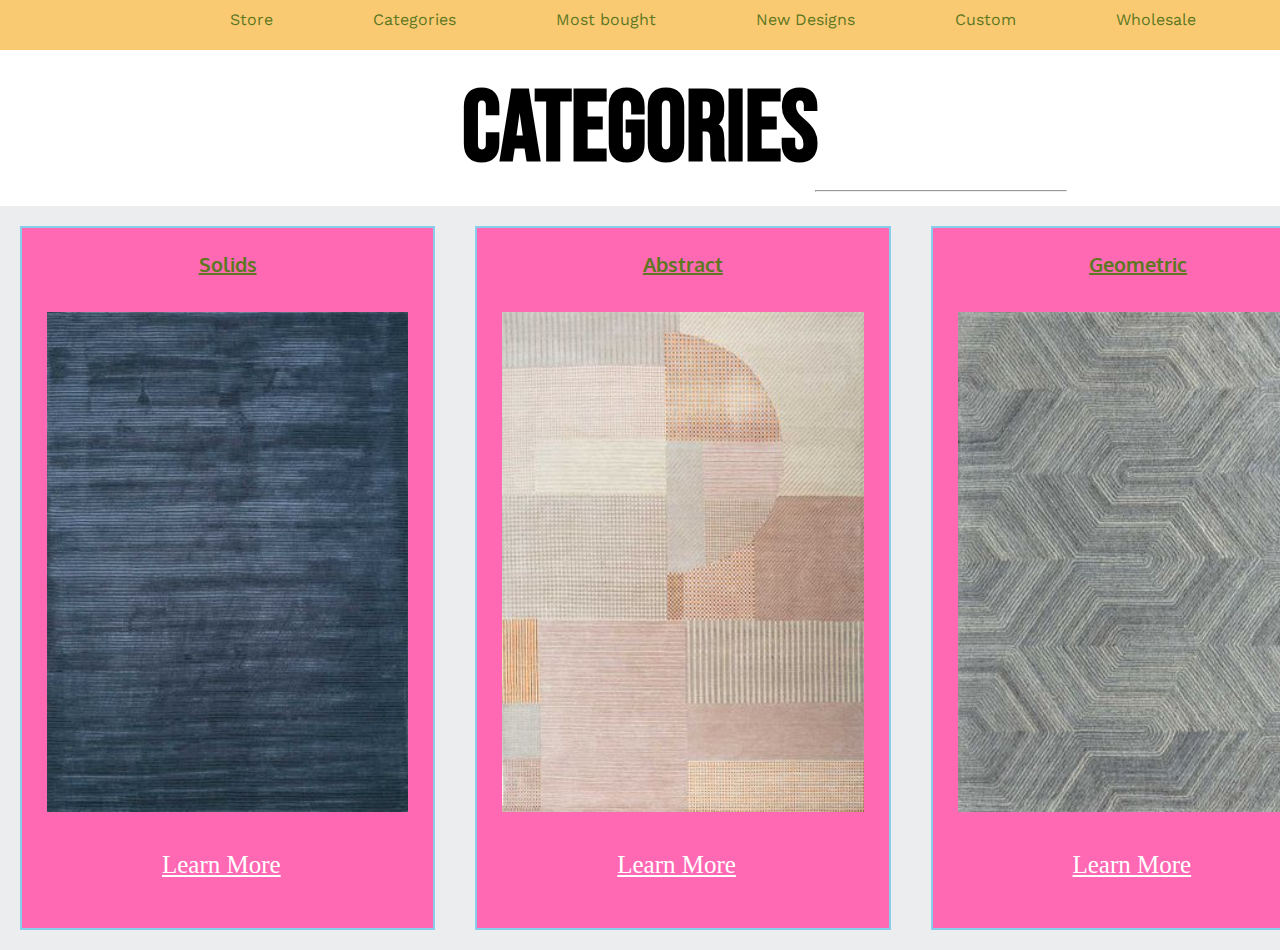
<file: Portfolio Page/Dari/index.html>
<!DOCTYPE html>
<html>
<head>
	<title>Dari Site</title>
	<link rel="stylesheet" type="text/css" href="style.css">
	<link rel="stylesheet" href="https://cdnjs.cloudflare.com/ajax/libs/font-awesome/6.1.2/css/all.min.css" integrity="sha512-1sCRPdkRXhBV2PBLUdRb4tMg1w2YPf37qatUFeS7zlBy7jJI8Lf4VHwWfZZfpXtYSLy85pkm9GaYVYMfw5BC1A==" crossorigin="anonymous" referrerpolicy="no-referrer" />

	<link rel="stylesheet" href="https://fonts.googleapis.com/css2?family=Material+Symbols+Outlined:opsz,wght,FILL,GRAD@48,400,0,0" />

	<link rel="stylesheet" href="https://fonts.googleapis.com/css2?family=Material+Symbols+Outlined:opsz,wght,FILL,GRAD@48,400,0,0" />

	<link href="https://fonts.googleapis.com/css2?family=Work+Sans:wght@200&display=swap" rel="stylesheet">

	<link rel="stylesheet" href="https://fonts.googleapis.com/css2?family=Material+Symbols+Outlined:opsz,wght,FILL,GRAD@48,400,0,0" />

	<link href="https://fonts.googleapis.com/css2?family=Bebas+Neue&family=Work+Sans:wght@200&display=swap" rel="stylesheet">

	<link href="https://fonts.googleapis.com/css2?family=Oxygen&display=swap" rel="stylesheet">

</head>
<body>

	<div class="header">
		<div class="header_items store"><a href="#">Store</a></div>
		<div class="header_items"><a href="#">Categories</a></div>
		<div class="header_items"><a href="#">Most bought</a></div>
		<div class="header_items"><a href="#">New Designs</a></div>
		<div class="header_items"><a href="#">Custom</a></div>
		<div class="header_items"><a href="#">Wholesale</a></div>
		<div class="header_items"><a href="#">Work with us</a></div>
		<div class="header_items">
			<a href="#"><span class="material-symbols-outlined">
				search
			</span></a>
		</div>
		<div class="header_items">
			<a href="#"><span class="material-symbols-outlined">
				shopping_cart
			</span></a>
		</div>
		<div class="login_logo">
			<a href="#"><span class="material-symbols-outlined">
				account_circle
			</span></a>
		</div>
	</div>

	<h2>Categories</h2>
		<hr>

	<div class="body">
		<a href="https://www.jaipurrugs.com/solid-rugs" class="hover">
			<div class="content top_left">
				<h3>Solids</h3>
				<img src="solids.jpg"><!-- <br/> -->
				<a href="#" class="learn">Learn More</a>
			</div>
		</a>
		<a href="#" class="hover">
			<div class="content top_right">
				<h3>Abstract</h3>
				<img src="abstract.jpg"><!-- <br/> -->
				<a href="#" class="learn">Learn More</a>
			</div>
		</a>
		<a href="#" class="hover">
			<div class="content bottom_left">
				<h3>Geometric</h3>
				<img src="geometric.jpg"><!-- <br/> -->
				<a href="#" class="learn">Learn More</a>
			</div>
		</a>
		<a href="#" class="hover">
			<div class="content bottom_right">
				<h3>Floral</h3>
				<img src="floral.jpg"><!-- <br/> -->
				<a href="#" class="learn">Learn More</a>
			</div>
		</a>
	</div>


</body>
</html>
</file>
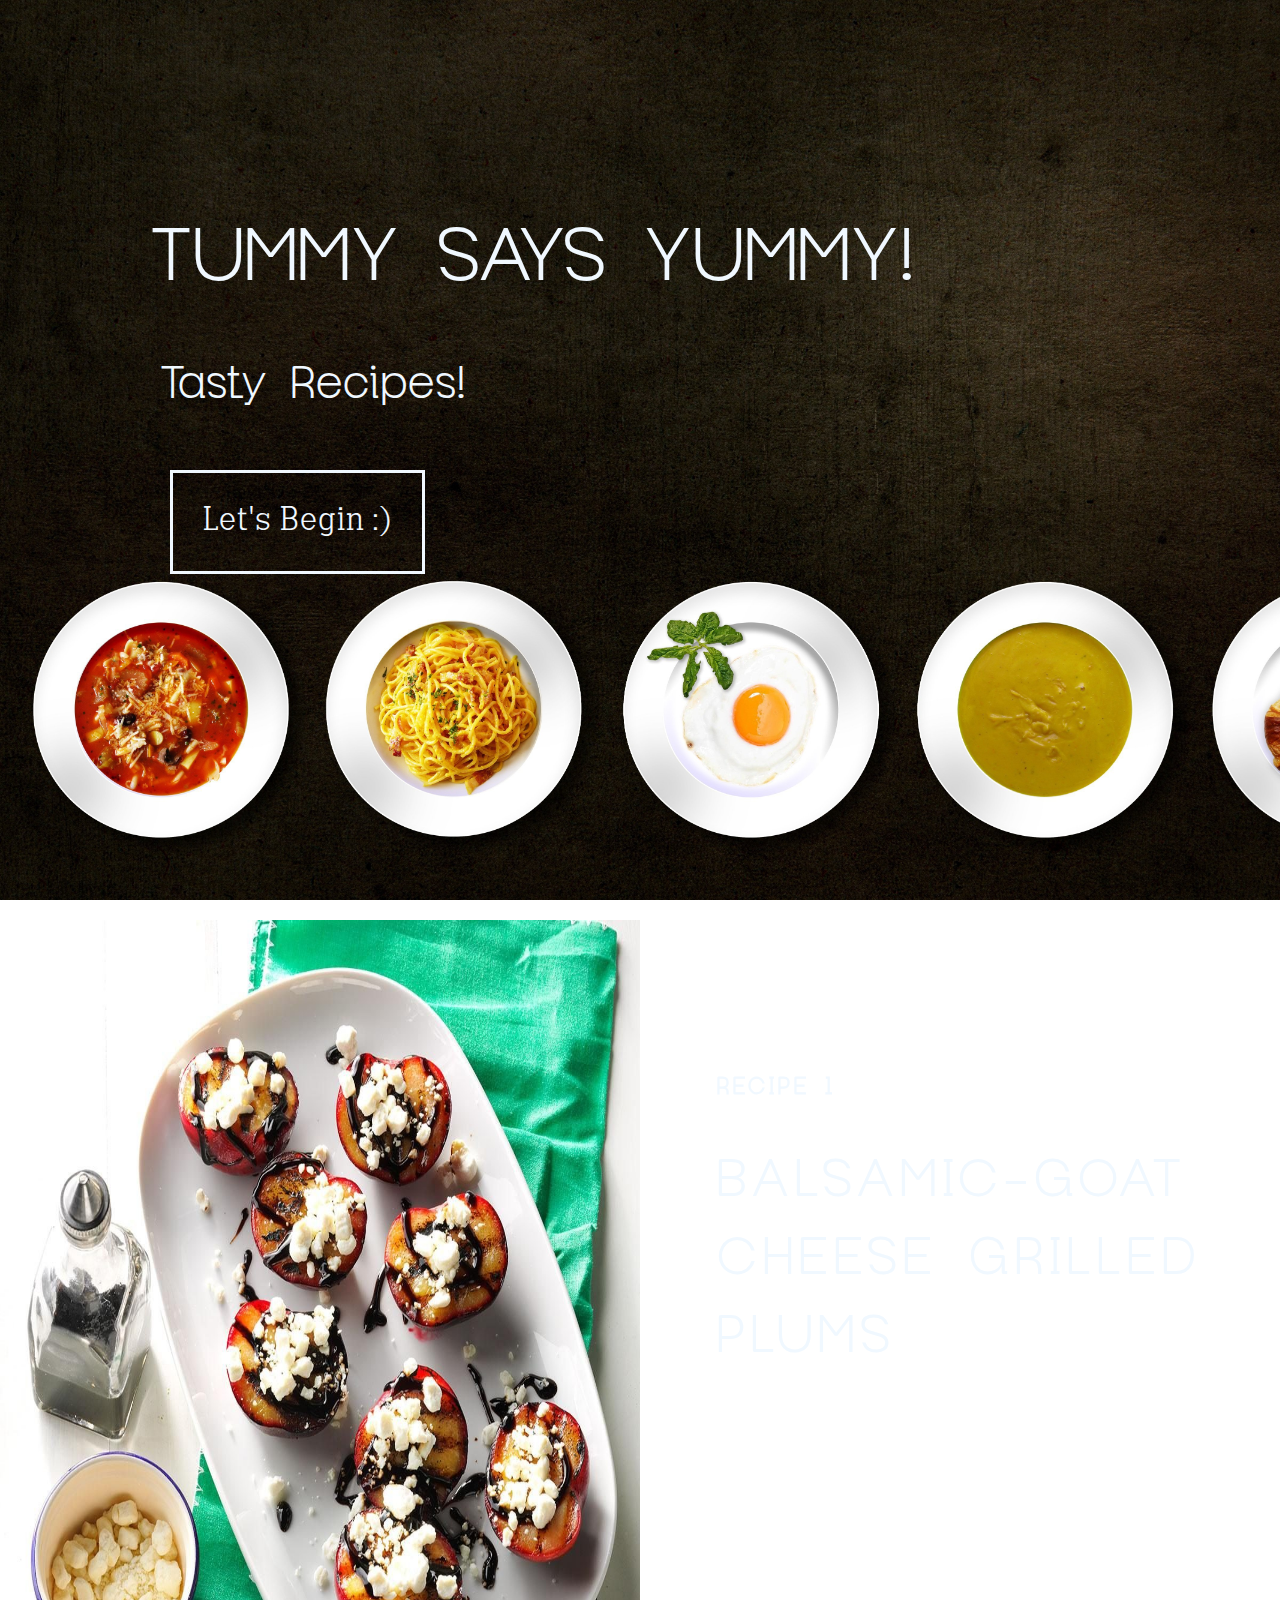
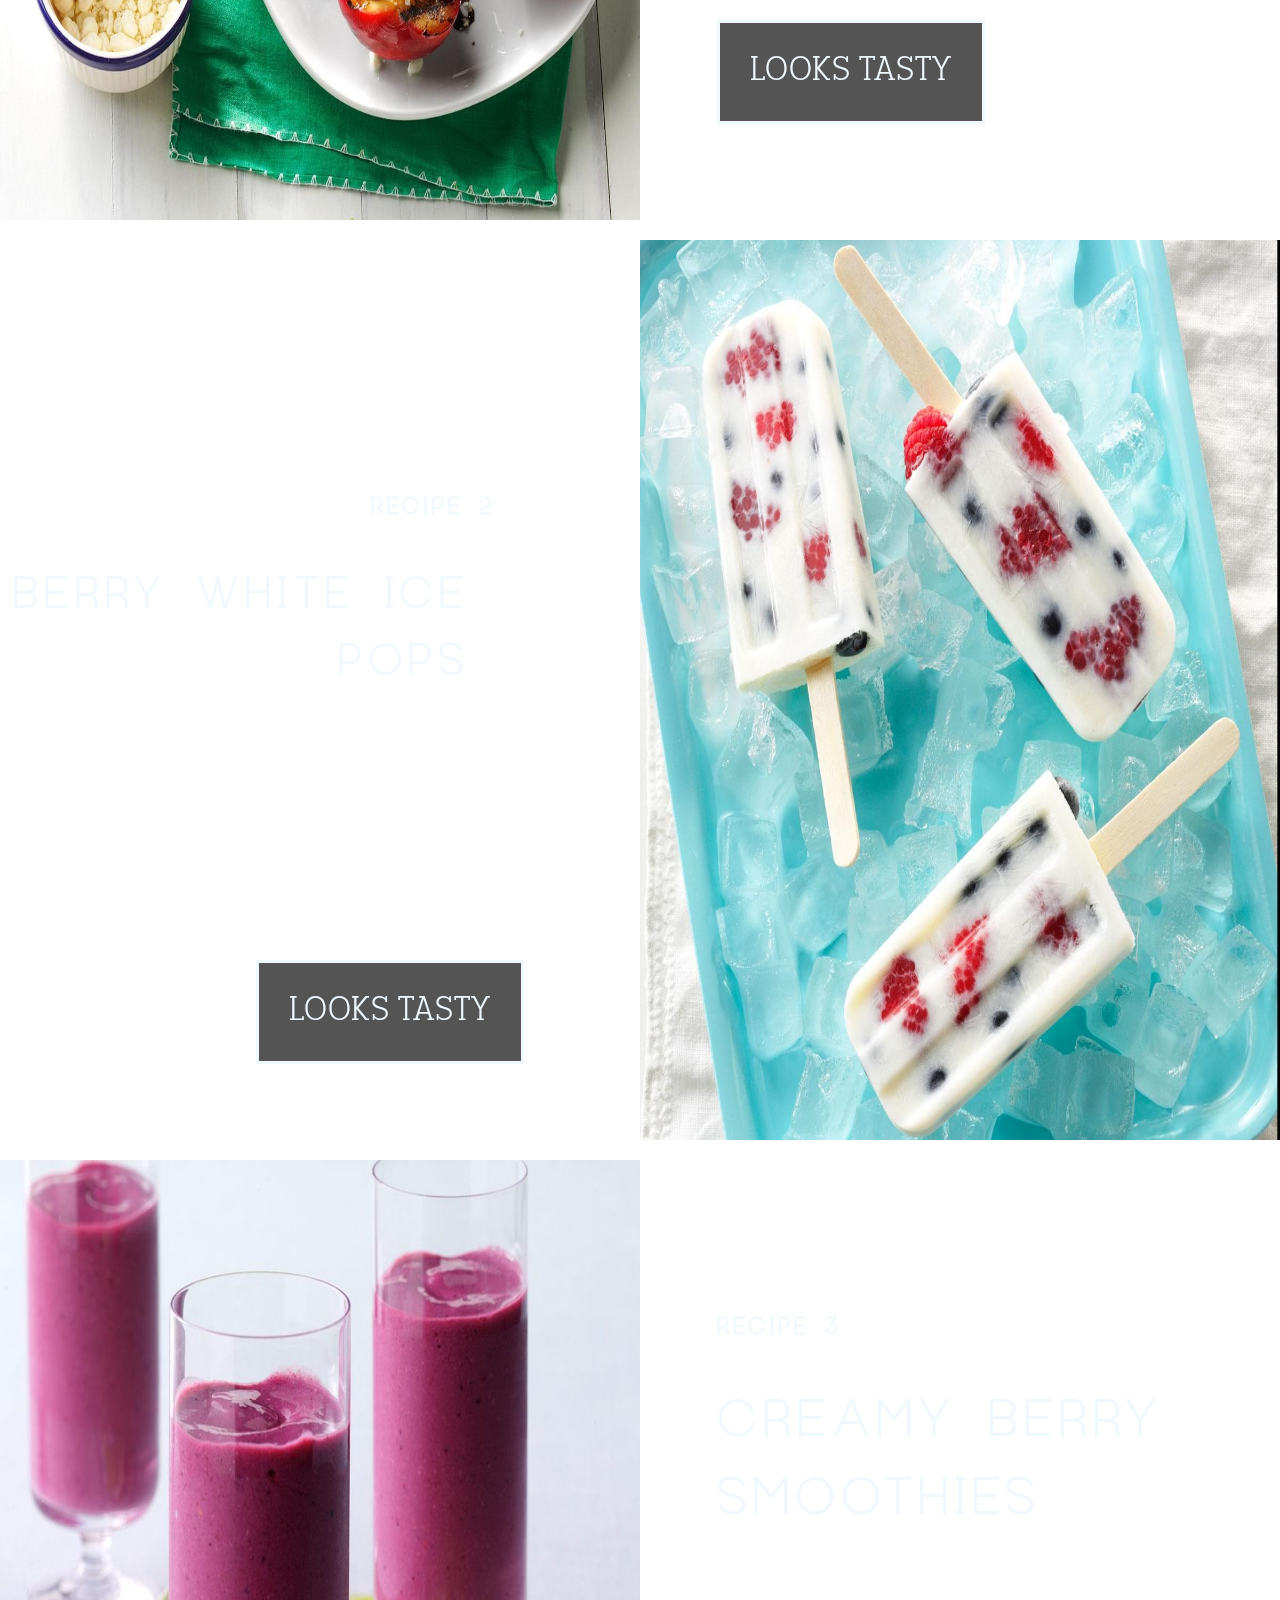
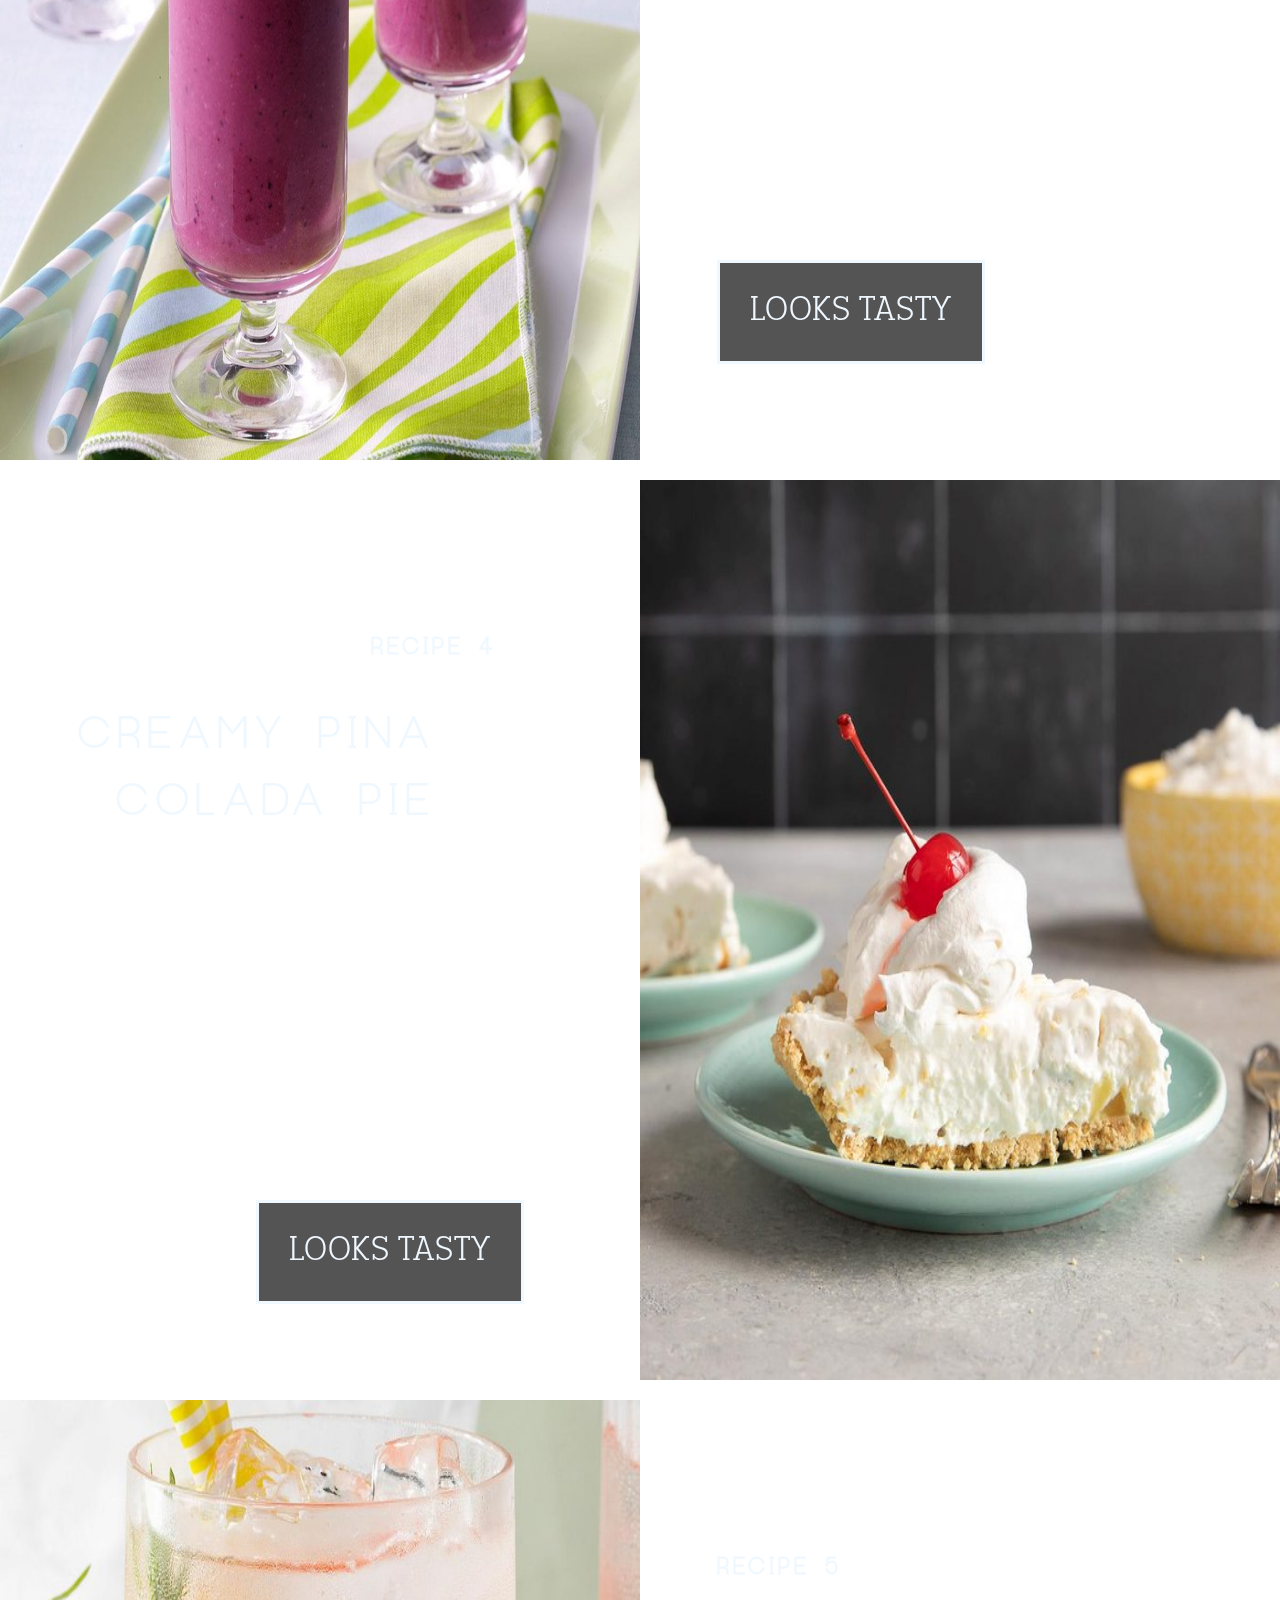
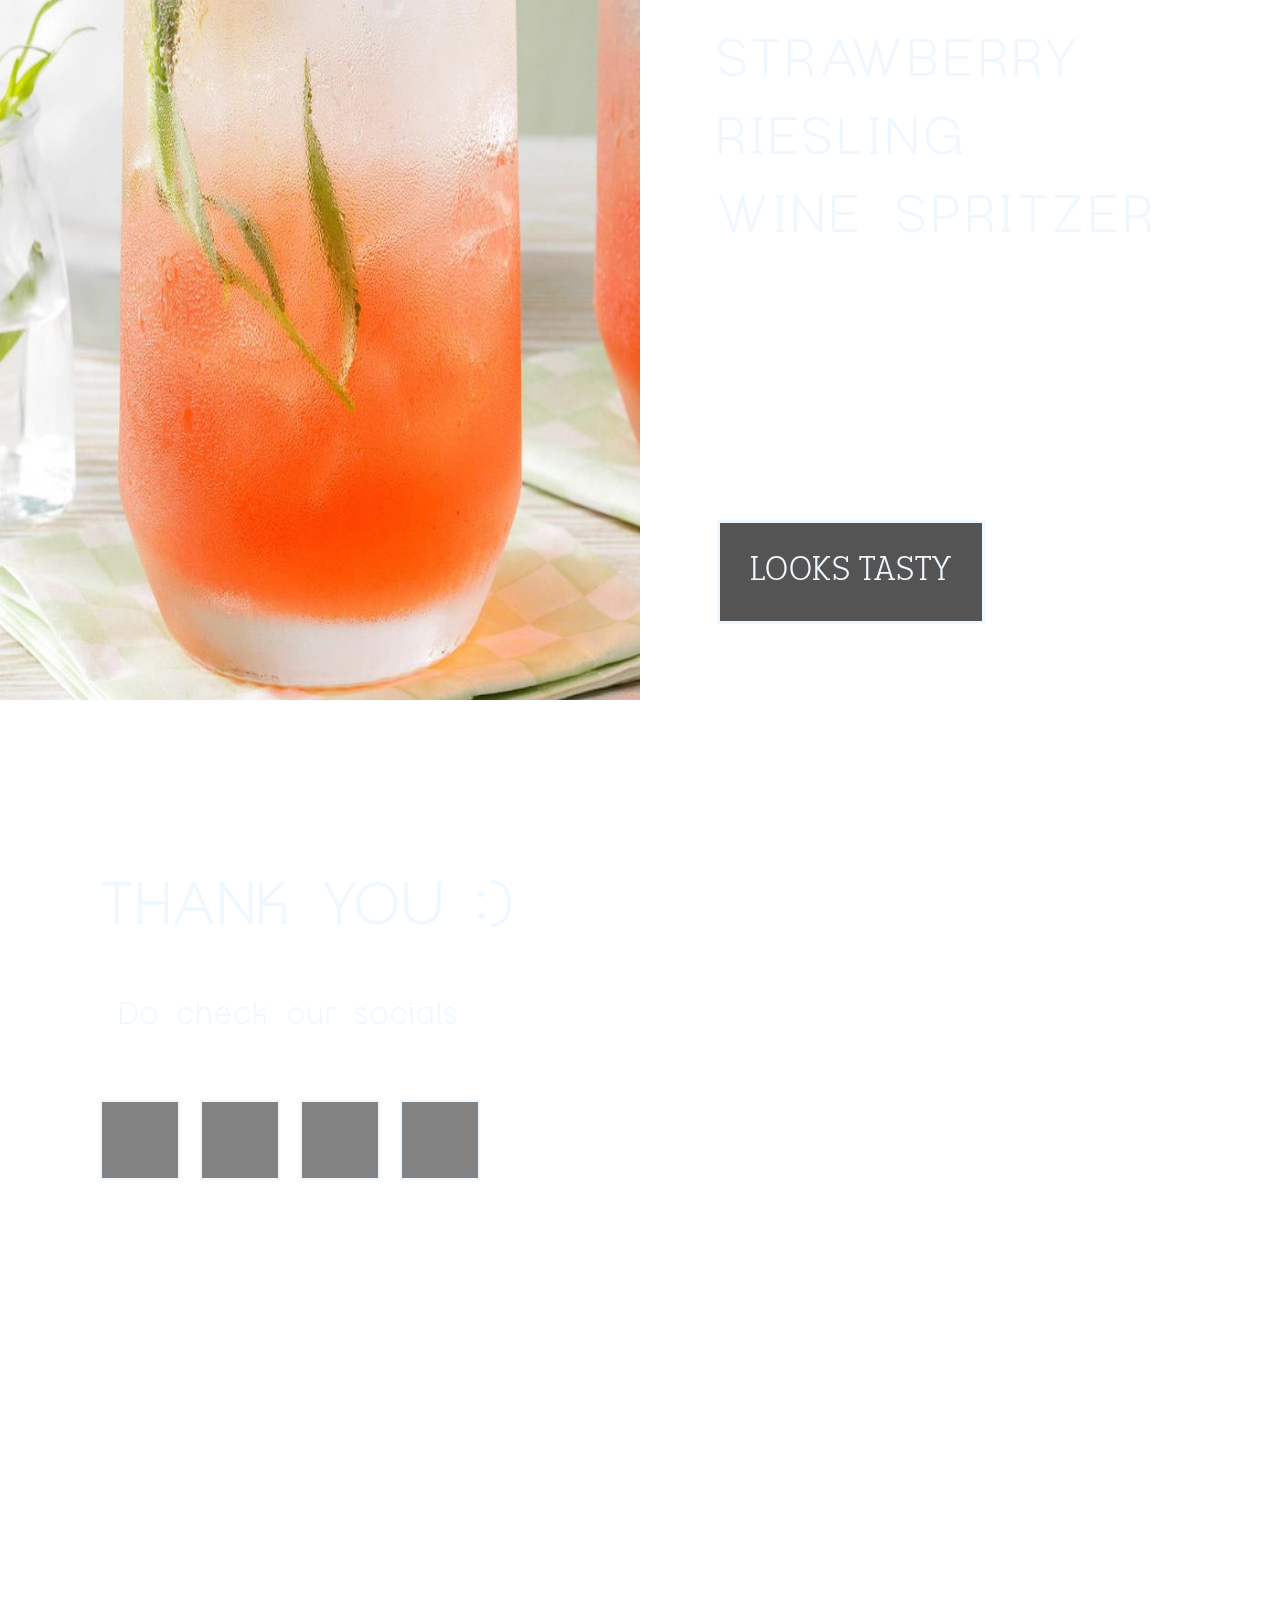
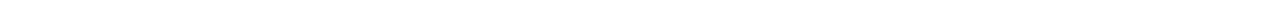
<file: Portfolio Page/Recipe/index.html>
<!DOCTYPE html>
<html lang="en">
<head>
    <meta charset="UTF-8">
    <meta http-equiv="X-UA-Compatible" content="IE=edge">
    <meta name="viewport" content="width=device-width, initial-scale=1.0">
    <link rel="stylesheet" href="https://cdnjs.cloudflare.com/ajax/libs/font-awesome/6.2.1/css/all.min.css" integrity="sha512-MV7K8+y+gLIBoVD59lQIYicR65iaqukzvf/nwasF0nqhPay5w/9lJmVM2hMDcnK1OnMGCdVK+iQrJ7lzPJQd1w==" crossorigin="anonymous" referrerpolicy="no-referrer" />
    <link href="style.css" type="text/css" rel="stylesheet" />
    
    <title>Document</title>
</head>
<body>
    <div class="container1">
        <div class="tsy">
         TUMMY SAYS YUMMY!
        </div>
        <div class="tr">
            Tasty Recipes!
        </div>
        
        <a href="#container2"><button>Let's Begin :)</button></a>
    </div> 

    <div id="container2" class="container">
        <div class="img">
            <img src="bgcgp.jpg">
        </div>
        <div class="desc">
            <h6>RECIPE 1</h6>
            <p>BALSAMIC-GOAT<br> CHEESE GRILLED <br>PLUMS</p>
            <p class="innerdesc">
                Make a bold statement with this simple yet elegant treat. Ripe plums are grilled and then dressed with a balsamic reduction and tangy goat cheese.
            </p>

            <a href="recipe1/recipe1.html"><button>LOOKS TASTY</button></a>

        </div>

    </div>

    <div class="small_dev">
        <div class="small_img"></div>
        <div class="small_desc">
            <h6>RECIPE 1</h6>
            <p>BALSAMIC-GOAT CHEESE GRILLED PLUMS</p>
            <p class="small_innerdesc">
                Make a bold statement with this simple yet elegant treat. Ripe plums are grilled and then dressed with a balsamic reduction and tangy goat cheese.
            </p>

            <a href="recipe1/recipe1.html"><button>LOOKS TASTY</button></a>
        </div>
        
    </div>

    <div class="container3 container">
        <div class="desc">
            <h6>RECIPE 2</h6>
            <p>BERRY WHITE ICE<br> POPS</p>
            <p class="innerdesc">
                Nothing says summer like an<br>ice pop. Kids and adults alike<br>love this fruit-filled version.
            </p>
            <a href="recipe2/recipe2.html"><button>LOOKS TASTY</button></a>
        </div>
        <div class="img">
            <img src="bwip.jpg">
        </div>
    </div>

    <div class="small_dev">
        <div class="small_img smallimg2"></div>
        <div class="small_desc">
            <h6>RECIPE 2</h6>
            <p>BERRY WHITE ICE POPS</p>
            <p class="small_innerdesc">
                Nothing says summer like an<br>ice pop. Kids and adults alike<br>love this fruit-filled version.
            </p>
            <a href="recipe2/recipe2.html"><button>LOOKS TASTY</button></a>
        </div>
    </div>

    <div class="container4 container">
        <div class="img">
            <img src="cbs.jpg">
        </div>
        <div class="desc">
            <h6>RECIPE 3</h6>
            <p>CREAMY BERRY<br>SMOOTHIES</p>
            <p class="innerdesc">
                Who can tell that this delicious smoothie is made with tofu? No one (especially your kids)! The blend of berries and pomegranate juice makes this welcoming drink a refreshing delight.
            </p>
            <a href="recipe3/recipe3.html"><button>LOOKS TASTY</button></a>
        </div>
    </div>

    <div class="small_dev">
        <div class="small_img smallimg3"></div>
        <div class="small_desc">
            <h6>RECIPE 3</h6>
            <p>CREAMY BERRY SMOOTHIES</p>
            <p class="small_innerdesc">
                Who can tell that this delicious smoothie is made with tofu? No one (especially your kids)! The blend of berries and pomegranate juice makes this welcoming drink a refreshing delight.
            </p>
            <a href="recipe3/recipe3.html"><button>LOOKS TASTY</button></a>
        </div>
    </div>

    <div class="container5 container">
        <div class="desc">
            <h6>RECIPE 4</h6>
            <p>CREAMY PINA<br>COLADA PIE</p>
            <p class="innerdesc">
                This is a family favorite and<br>super easy to make. Some<br>like the consistency of this<br>pina colada pie right out<br>of the freezer and others prefer<br>a softer pie—either way it's<br>delicious!
            </p>
            <a href="recipe4/recipe4.html"><button>LOOKS TASTY</button></a>
        </div>
        <div class="img">
            <img src="cpcp.jpg">
        </div>
    </div>

    <div class="small_dev">
        <div class="small_img smallimg4"></div>
        <div class="small_desc">
            <h6>RECIPE 4</h6>
            <p>CREAMY PINA COLADA PIE</p>
            <p class="small_innerdesc">
                This is a family favorite and super easy to make. Some like the consistency of this pina colada pie right out of the freezer and others prefer a softer pie—either way it's delicious!
            </p>
            <a href="recipe4/recipe4.html"><button>LOOKS TASTY</button></a>
        </div>
    </div>

    

    <div class="container6 container">
        <div class="img">
            <img src="srws.jpg">
        </div>
        <div class="desc">
            <h6>RECIPE 5</h6>
            <p>STRAWBERRY RIESLING<br>WINE SPRITZER</p>
            <p class="innerdesc">
                Nothing says spring like strawberries and wine spritzers. The tarragon and black pepper in this refreshing cocktail complement the strawberry flavor and really make it taste special! The syrup is also delicious in lemonade, iced tea, club soda, and gin and tonics.
            </p>
            <a href="recipe5/recipe5.html"><button>LOOKS TASTY</button></a>
        </div>
    </div>

    <div class="small_dev">
        <div class="small_img smallimg5"></div>
        <div class="small_desc">
            <h6>RECIPE 5</h6>
            <p>STRAWBERRY RIESLING WINE SPRITZER</p>
            <p class="small_innerdesc">
                The tarragon and black pepper in this refreshing cocktail complement the strawberry flavor and really make it taste special! The syrup is also delicious in lemonade, iced tea, club soda, and gin and tonics.
            </p>
            <a href="recipe5/recipe5.html"><button>LOOKS TASTY</button></a>
        </div>
    </div>

    <div class="container7">
        <span class="thanks">THANK YOU :)</span>
        <span class="dcos">Do check our socials</span>
        <div class="socials">
            <a href="https://www.facebook.com"><button><i class="fa-brands fa-facebook-f"></i></button></a>&nbsp;&nbsp;&nbsp;&nbsp;&nbsp;
            <a href="https://www.instagram.com"><button><i class="fa-brands fa-instagram"></i></button></a>&nbsp;&nbsp;&nbsp;&nbsp;&nbsp;
            <a href="https://www.youtube.com"><button><i class="fa-brands fa-youtube"></i></button></a>&nbsp;&nbsp;&nbsp;&nbsp;&nbsp;
            <a href="https://www.twitter.com"><button><i class="fa-brands fa-twitter"></i></button></a>
        </div>

        
    </div>

    
</body>
</html>
</file>
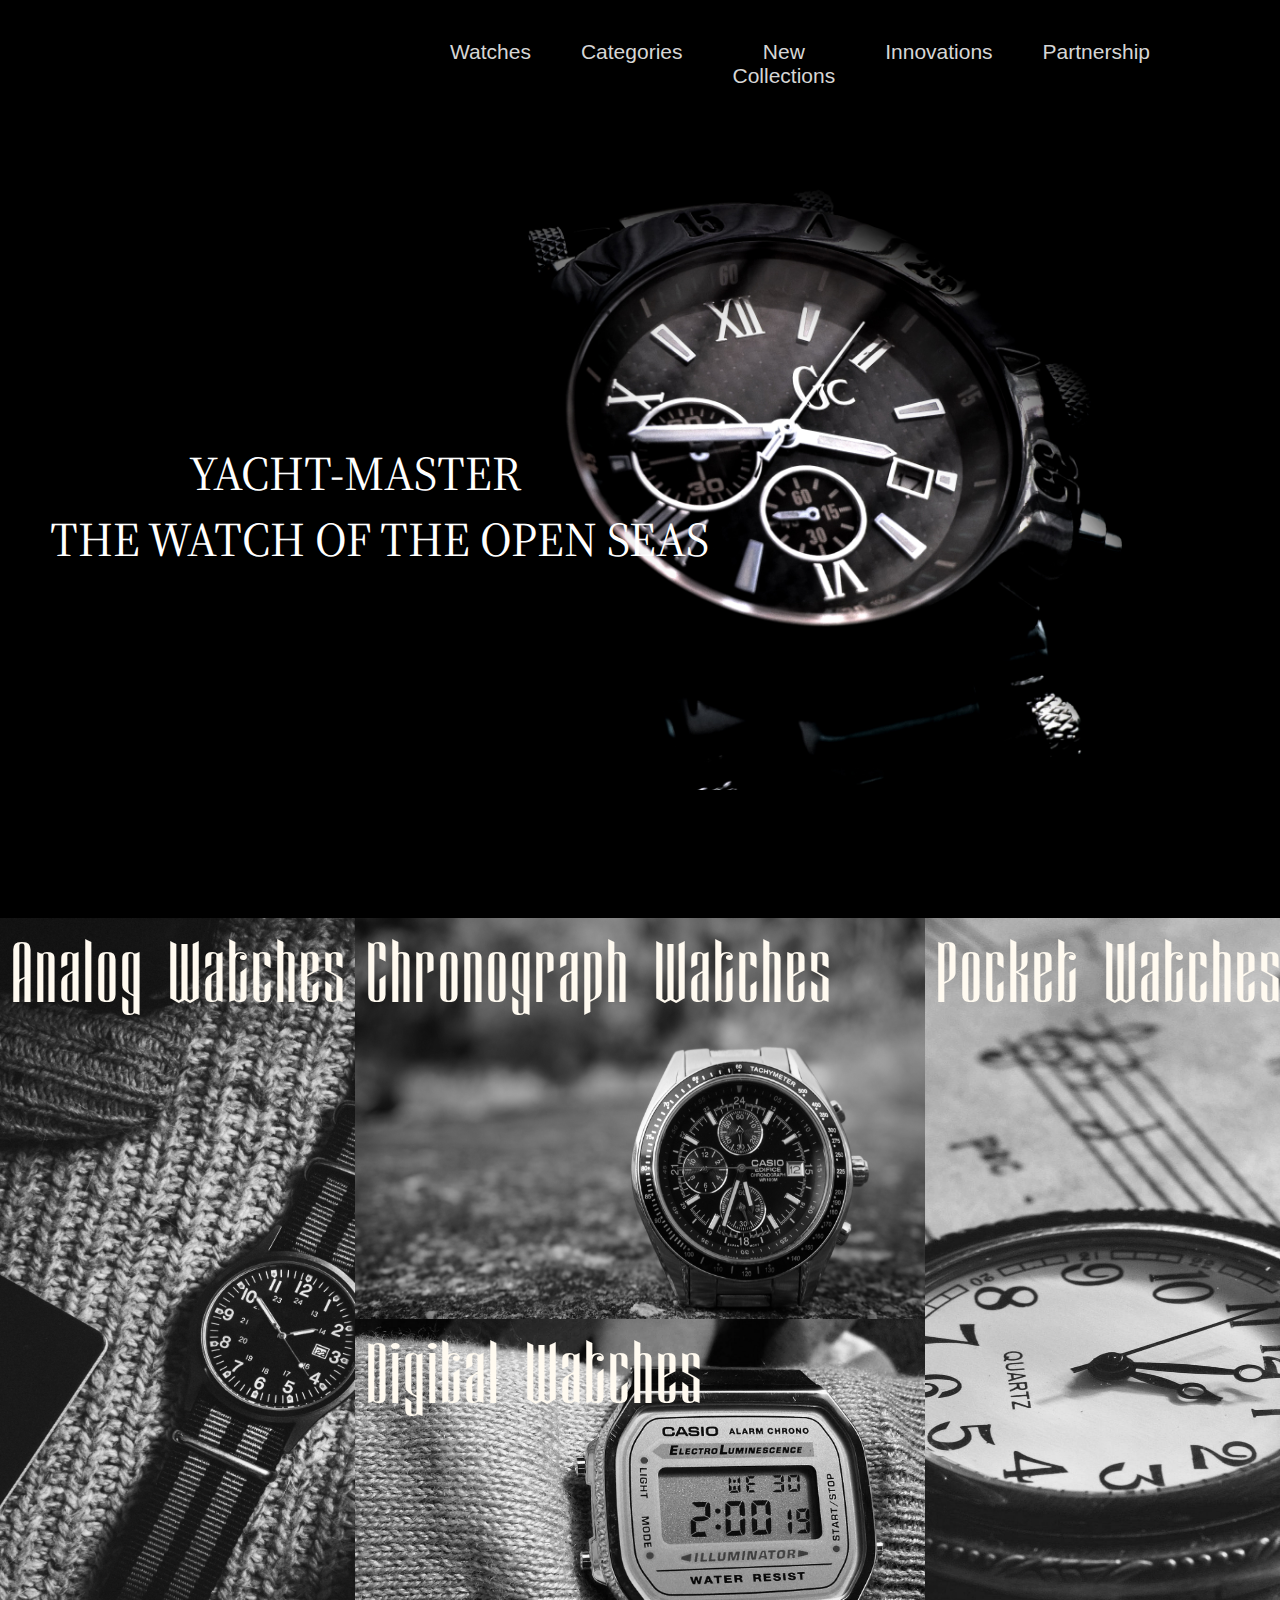
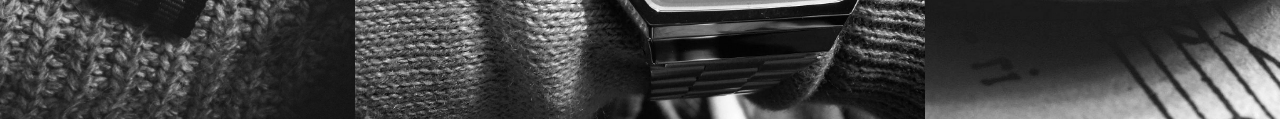
<file: Portfolio Page/Watch/index.html>
<!DOCTYPE html>
<html>
<head>
	<meta charset="utf-8">
	<meta name="viewport" content="width=device-width, initial-scale=1">

	<link rel="stylesheet" type="text/css" href="style.css">
	<link rel="stylesheet" href="https://cdnjs.cloudflare.com/ajax/libs/font-awesome/6.2.0/css/all.min.css" integrity="sha512-xh6O/CkQoPOWDdYTDqeRdPCVd1SpvCA9XXcUnZS2FmJNp1coAFzvtCN9BmamE+4aHK8yyUHUSCcJHgXloTyT2A==" crossorigin="anonymous" referrerpolicy="no-referrer" />
	<link href="https://fonts.googleapis.com/css2?family=Playfair+Display&family=Source+Serif+Pro:wght@300&display=swap" rel="stylesheet">
	<title></title>
</head>
<body>

	<div class="header">
		<div class="header_items first"><a href="#">Watches</a></div>
		<div class="header_items"><a href="#categories">Categories</a></div>
		<div class="header_items"><a href="#">New Collections</a></div>
		<div class="header_items"><a href="#">Innovations</a></div>
		<div class="header_items"><a href="#">Partnership</a></div>
		<div class="header_items"><a href="#">
			<i class="fa-solid fa-magnifying-glass logo search"></a></i>
		</div>
		<div class="header_items"><a href="#">
			<i class="fa-solid fa-bag-shopping logo"></i></a>
		</div>
	</div>
	<br>
	<br>
	<br>
	<br>
	<br>

	<div class="pg1">
		<img src="img2.jpg" height="700px" width="99%">
		<p class="para"> &nbsp;&nbsp;&nbsp;&nbsp;&nbsp;&nbsp;&nbsp;&nbsp;&nbsp;&nbsp;&nbsp;&nbsp;&nbsp; YACHT-MASTER<br/>
			THE WATCH OF THE OPEN SEAS

		</p>
		
	</div>

	<br/>

	<div id="categories">
		<div class="zoom">
			<div class="analogue">
				<a href="#">
					<img src="analogue.jpg" class="analog">
					<h2 class="category">Analog Watches</h2>
				</a>
			</div>
		</div>



		<!-- &nbsp;&nbsp;&nbsp;&nbsp;&nbsp;&nbsp;&nbsp; -->
		<div class="new">
			<div class="zoom_middle">
				<div class="mid up">
					<a href="#">
						<img src="chrono.jpg" class="middle">
						<h2 class="category">Chronograph Watches</h2>
					</a>
				</div>
			</div>

			<div class="zoom_middle">
				<div class="mid down">
					<a href="#">
						<img src="digital.jpg" class="middle">
						<h2 class="category">Digital Watches</h2>
					</a>
				</div>
			</div>
		</div>

		<!-- &nbsp;&nbsp;&nbsp;&nbsp;&nbsp;&nbsp;&nbsp; -->

		<div class="zoom">
			<div class="analogue">
				<a href="#">
					<img src="pocket.jpg" class="analog">
					<h2 class="category">Pocket Watches</h2>
				</a>
			</div>
		</div>

		
		
	</div>












	<script src="jquery-3.6.1.min.js"></script>
	<script src="script.js"></script>

</body>
</html>
</file>
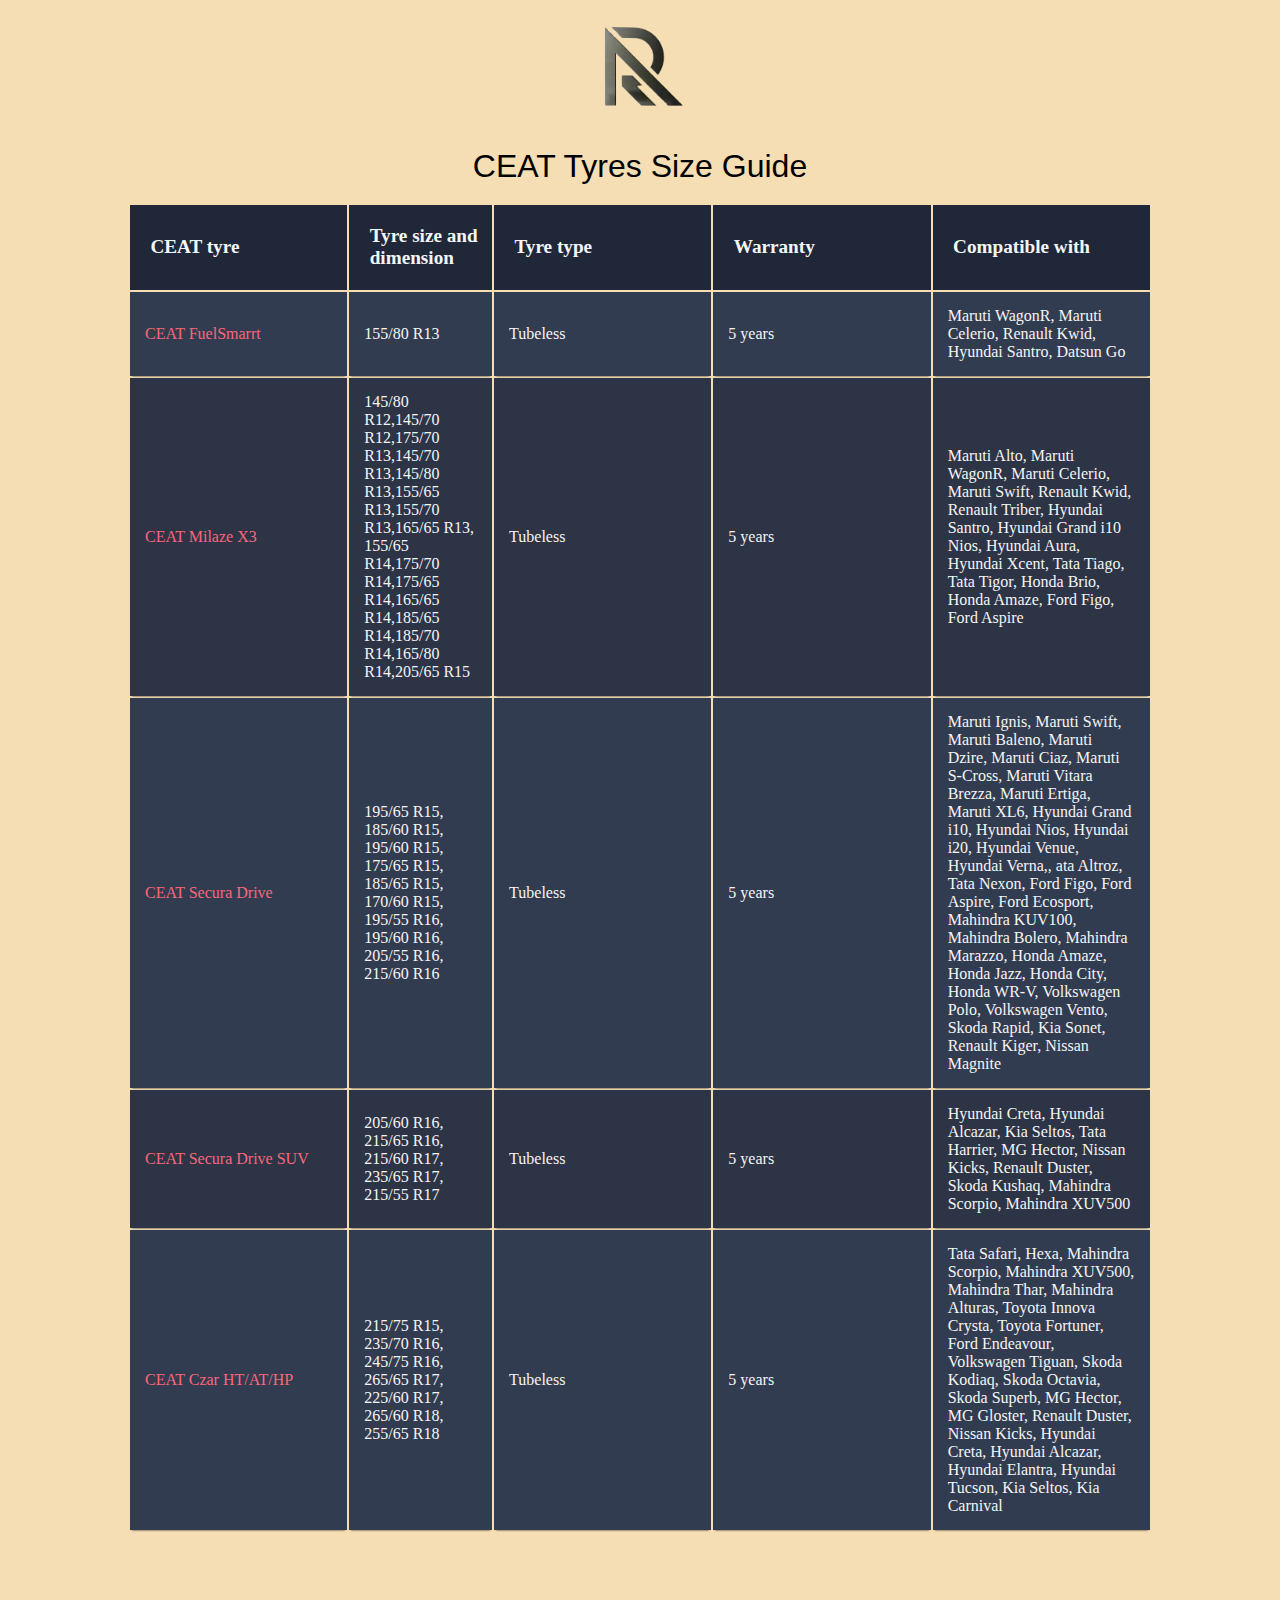
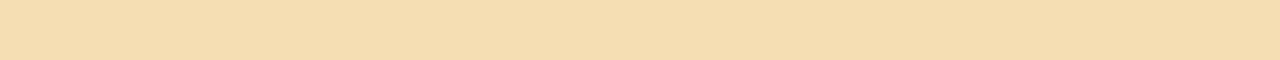
<file: Portfolio Page/ARTyres/CEAT/index.html>
<!DOCTYPE html>
<html lang="en">
<head>
    <meta charset="UTF-8">
    <meta http-equiv="X-UA-Compatible" content="IE=edge">
    <meta name="viewport" content="width=device-width, initial-scale=1.0">
    <link href="style.css" type="text/css" rel="stylesheet">
    <title>Document</title>
</head>
<body>
    <div class="navbar">
        <a href="google.com"><img src="logo1.png" class="arlogo" alt="logo"></a>
    </div>

    <div class="heading">CEAT Tyres Size Guide</div>
    <br>

    <table class="container">
        <thead>
            <tr>
                <th><h1>CEAT tyre</h1></th>
                <th><h1>Tyre size and dimension</h1></th>
                <th><h1>Tyre type</h1></th>
                <th><h1>Warranty</h1></th>
                <th><h1>Compatible with</h1></th>
            </tr>
        </thead>
        <tbody>
            <tr>
                <td>CEAT FuelSmarrt</td>
                <td>155/80 R13</td>
                <td>Tubeless</td>
                <td>5 years</td>
                <td>Maruti WagonR, Maruti Celerio, Renault Kwid, Hyundai Santro, Datsun Go</td>
            </tr>
            <tr>
                <td>CEAT Milaze X3</td>
                <td>145/80 R12,145/70 R12,175/70 R13,145/70 R13,145/80 R13,155/65 R13,155/70 R13,165/65 R13, 155/65 R14,175/70 R14,175/65 R14,165/65 R14,185/65 R14,185/70 R14,165/80 R14,205/65 R15</td>
                <td>Tubeless</td>
                <td>5 years</td>
                <td>Maruti Alto, Maruti WagonR, Maruti Celerio, Maruti Swift, Renault Kwid, Renault Triber, Hyundai Santro, Hyundai Grand i10 Nios, Hyundai Aura, Hyundai Xcent, Tata Tiago, Tata Tigor, Honda Brio, Honda Amaze, Ford Figo, Ford Aspire</td>
            </tr>
            <tr>
                <td>CEAT Secura Drive</td>
                <td>195/65 R15, 185/60 R15, 195/60 R15, 175/65 R15, 185/65 R15, 170/60 R15, 195/55 R16, 195/60 R16, 205/55 R16, 215/60 R16</td>
                <td>Tubeless</td>
                <td>5 years</td>
                <td>Maruti Ignis, Maruti Swift, Maruti Baleno, Maruti Dzire, Maruti Ciaz, Maruti S-Cross, Maruti Vitara Brezza, Maruti Ertiga, Maruti XL6, Hyundai Grand i10, Hyundai Nios, Hyundai i20, Hyundai Venue,  Hyundai Verna,, ata Altroz, Tata Nexon, Ford Figo, Ford Aspire, Ford Ecosport, Mahindra KUV100, Mahindra Bolero, Mahindra Marazzo, Honda Amaze, Honda Jazz, Honda City, Honda WR-V, Volkswagen Polo, Volkswagen Vento, Skoda Rapid, Kia Sonet, Renault Kiger, Nissan Magnite</td>
            </tr>
            <tr>
                <td>CEAT Secura Drive SUV</td>
                <td>205/60 R16, 215/65 R16, 215/60 R17, 235/65 R17, 215/55 R17</td>
                <td>Tubeless</td>
                <td>5 years</td>
                <td>Hyundai Creta, Hyundai Alcazar, Kia Seltos, Tata Harrier, MG Hector, Nissan Kicks, Renault Duster, Skoda Kushaq, Mahindra Scorpio, Mahindra XUV500</td>
            </tr>
            <tr>
                <td>CEAT Czar HT/AT/HP</td>
                <td>215/75 R15, 235/70 R16, 245/75 R16, 265/65 R17, 225/60 R17, 265/60 R18, 255/65 R18</td>
                <td>Tubeless</td>
                <td>5 years</td>
                <td>Tata Safari, Hexa, Mahindra Scorpio, Mahindra XUV500, Mahindra Thar, Mahindra Alturas, Toyota Innova Crysta, Toyota Fortuner, Ford Endeavour, Volkswagen Tiguan, Skoda Kodiaq, Skoda Octavia, Skoda Superb, MG Hector, MG Gloster, Renault Duster, Nissan Kicks, Hyundai Creta, Hyundai Alcazar, Hyundai Elantra, Hyundai Tucson, Kia Seltos, Kia Carnival</td>
            </tr>
        </tbody>
    </table>
</body>
</html>
</file>
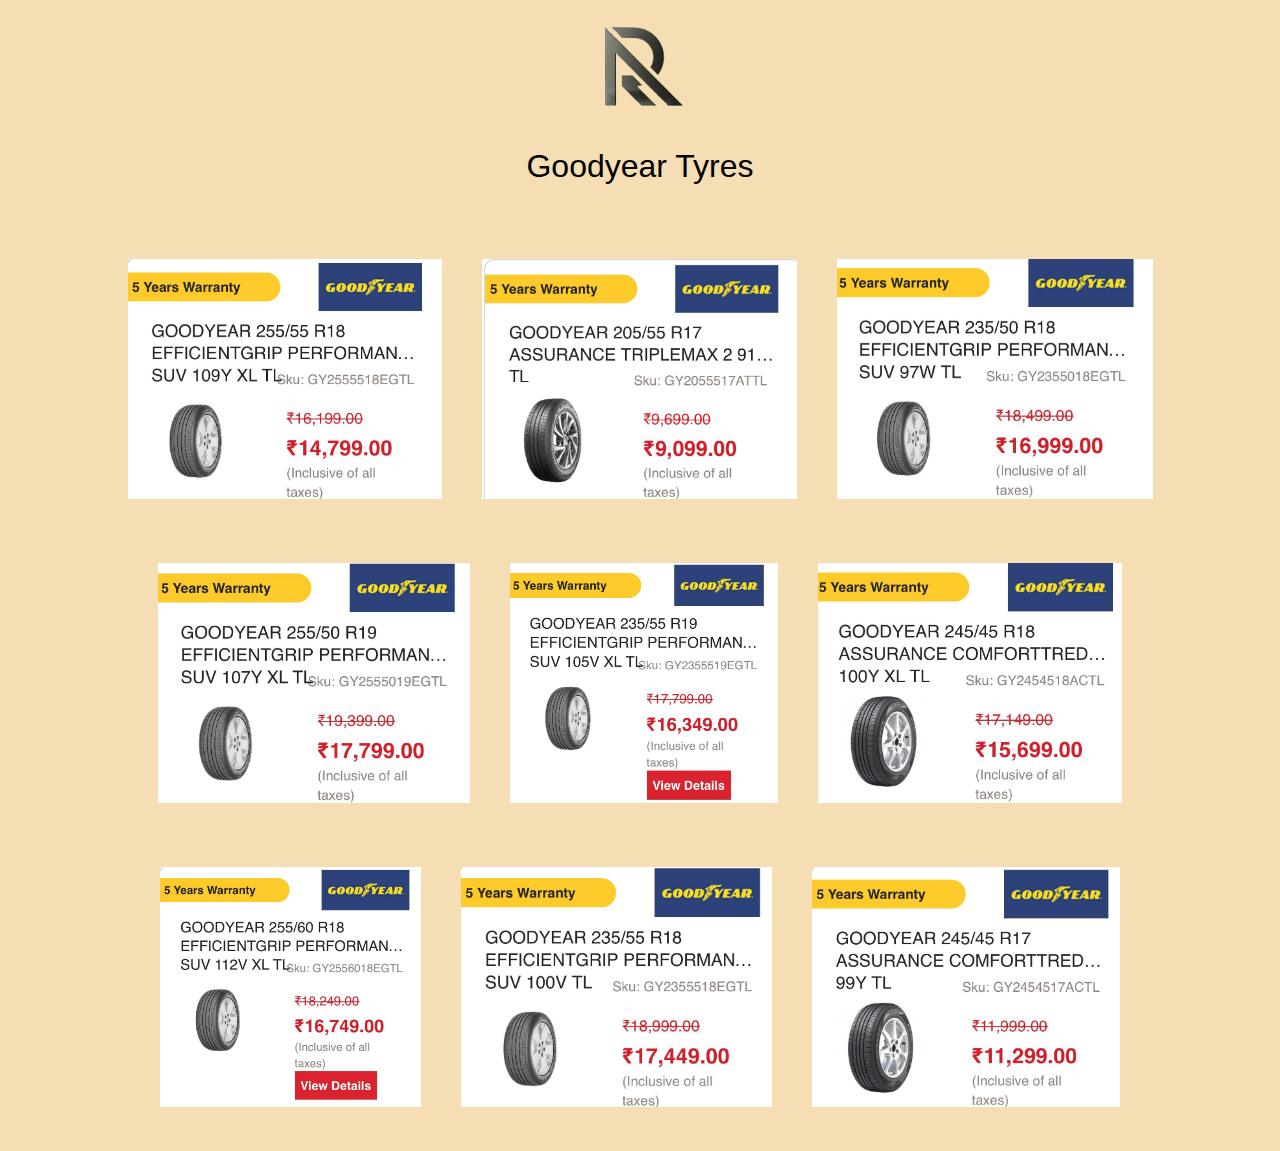
<file: Portfolio Page/ARTyres/Goodyear/index.html>
<!DOCTYPE html>
<html lang="en">
<head>
    <meta charset="UTF-8">
    <meta http-equiv="X-UA-Compatible" content="IE=edge">
    <meta name="viewport" content="width=device-width, initial-scale=1.0">
    <link href="style.css" type="text/css" rel="stylesheet">
    <title>Document</title>
</head>
<body>
    <div class="navbar">
        <a href="google.com"><img src="logo1.png" class="arlogo" alt="logo"></a>
    </div>

    <div class="heading">Goodyear Tyres</div>
    <br>
    <br>
    <br>
    <div class="images">
        <img src="1.jpeg" alt="1">
        <img src="2.jpeg" alt="2">
        <img src="3.jpeg" alt="3">
    </div>
    <div class="images">
        <img src="4.jpeg" alt="4">
        <img src="5.jpeg" alt="5">
        <img src="6.jpeg" alt="6">
    </div>
    <div class="images">
        <img src="7.jpeg" alt="7">
        <img src="8.jpeg" alt="8">
        <img src="9.jpeg" alt="9">
    </div>

    

    
</body>
</html>
</file>
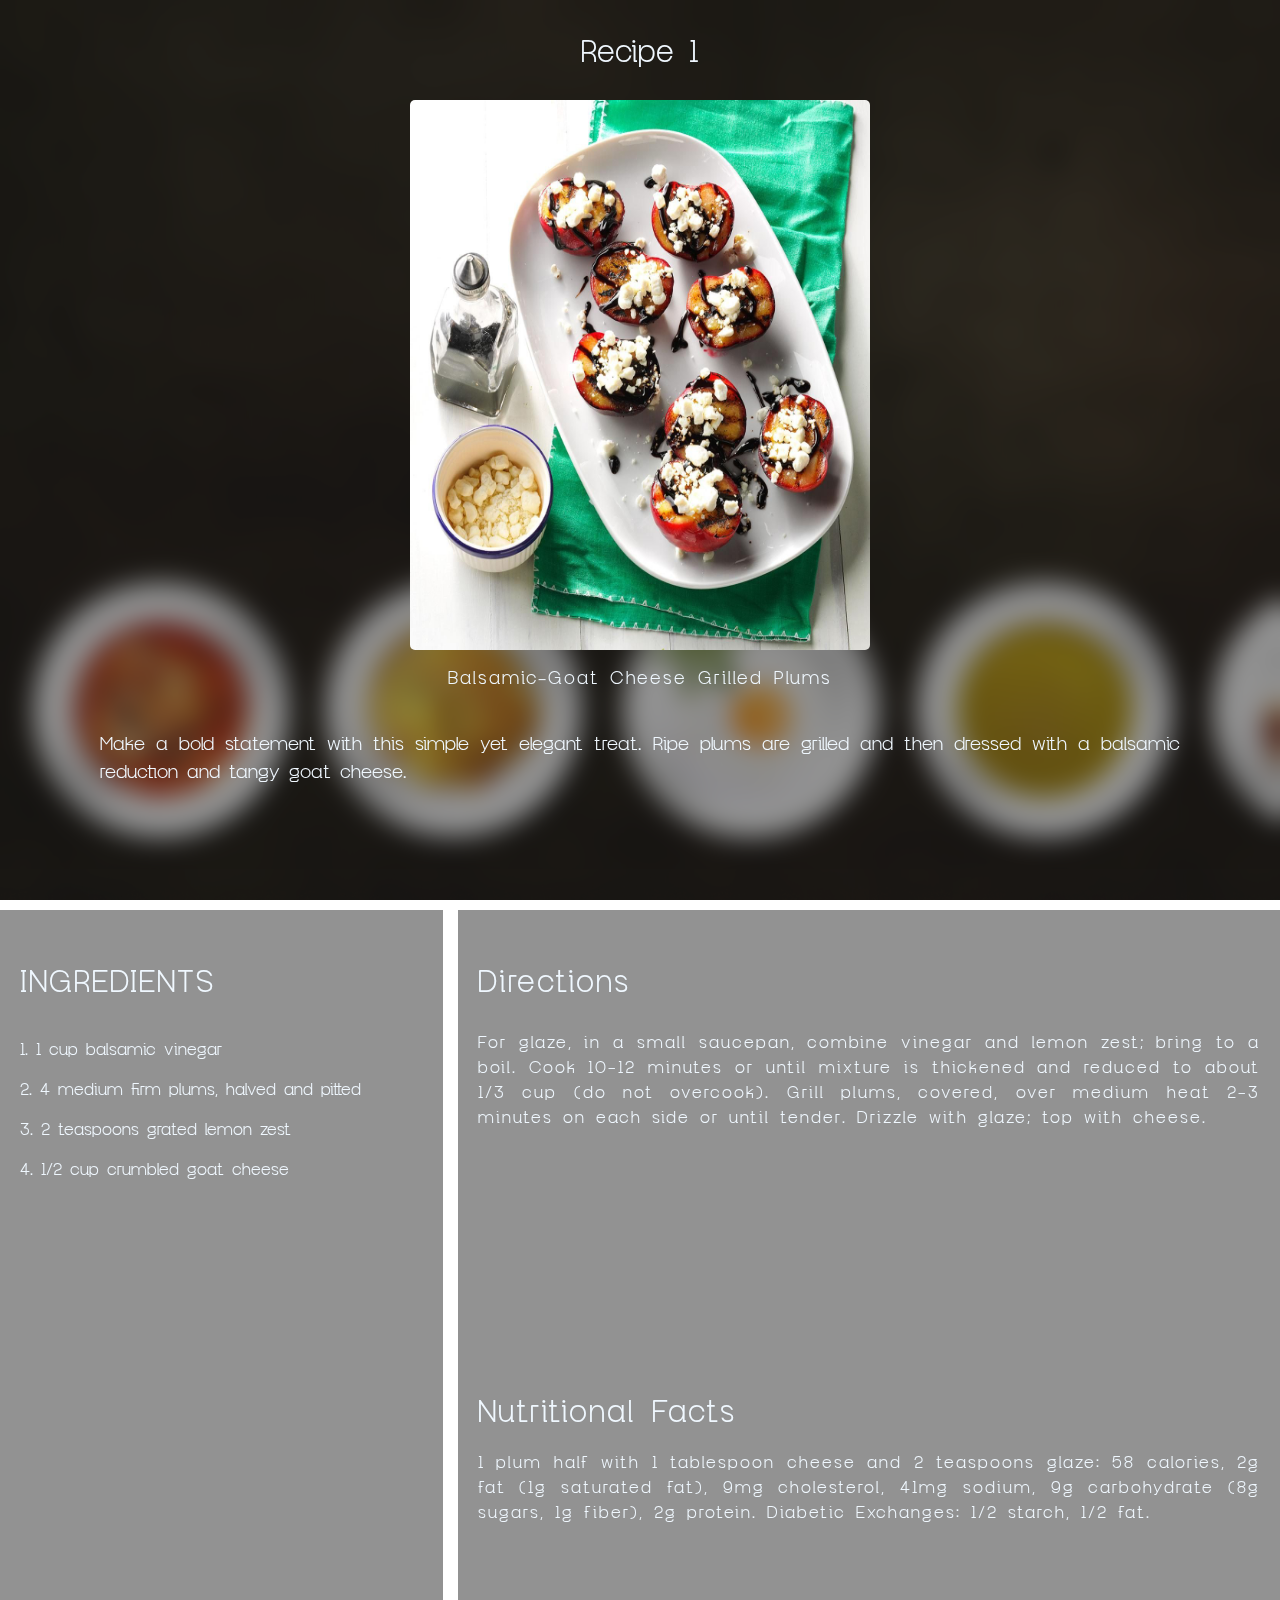
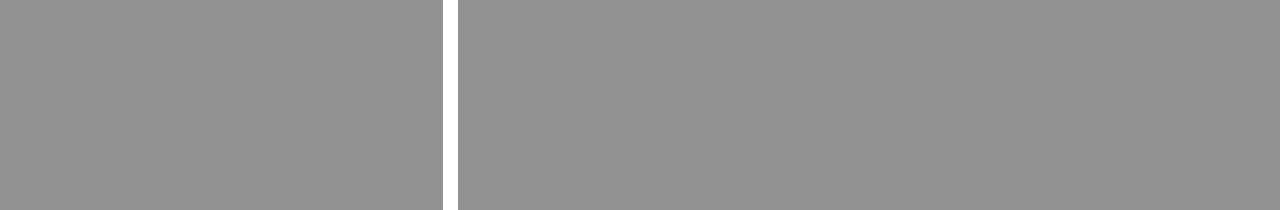
<file: Portfolio Page/Recipe/recipe1/recipe1.html>
<!DOCTYPE html>
<html lang="en">
<head>
    <meta charset="UTF-8">
    <meta http-equiv="X-UA-Compatible" content="IE=edge">
    <meta name="viewport" content="width=device-width, initial-scale=1.0">
    <link href="recipe1.css" type="text/css" rel="stylesheet">
    <title>Balsamic-Goat Cheese Grilled Plums</title>
</head>
<body>
    <div class="container1">
        <a>Recipe 1</a>
        <img src="../bgcgp.jpg">
        <p>Balsamic-Goat Cheese Grilled Plums</p>
        <span>Make a bold statement with this simple yet elegant treat. Ripe plums are grilled and then dressed with a balsamic reduction and tangy goat cheese.</span>
    </div>

    <div class="container2">
        <div class="ing">
            <span>INGREDIENTS</span>
            <p>
                1. 1 cup balsamic vinegar<br>
                2. 4 medium firm plums, halved and pitted<br>
                3. 2 teaspoons grated lemon zest<br>
                4. 1/2 cup crumbled goat cheese<br>
            </p>
        </div>
        <div class="rec">
            <span class="dir">Directions</span>
            <span class="direct">For glaze, in a small saucepan, combine vinegar and lemon zest; bring to a boil. Cook 10-12 minutes or until mixture is thickened and reduced to about 1/3 cup (do not overcook).
            Grill plums, covered, over medium heat 2-3 minutes on each side or until tender. Drizzle with glaze; top with cheese.
            </span>

            <span class="nutr">Nutritional Facts</span>
            <span class="nutritions">1 plum half with 1 tablespoon cheese and 2 teaspoons glaze: 58 calories, 2g fat (1g saturated fat), 9mg cholesterol, 41mg sodium, 9g carbohydrate (8g sugars, 1g fiber), 2g protein. Diabetic Exchanges: 1/2 starch, 1/2 fat.</span>
            
        </div>

    </div>
    
</body>
</html>
</file>
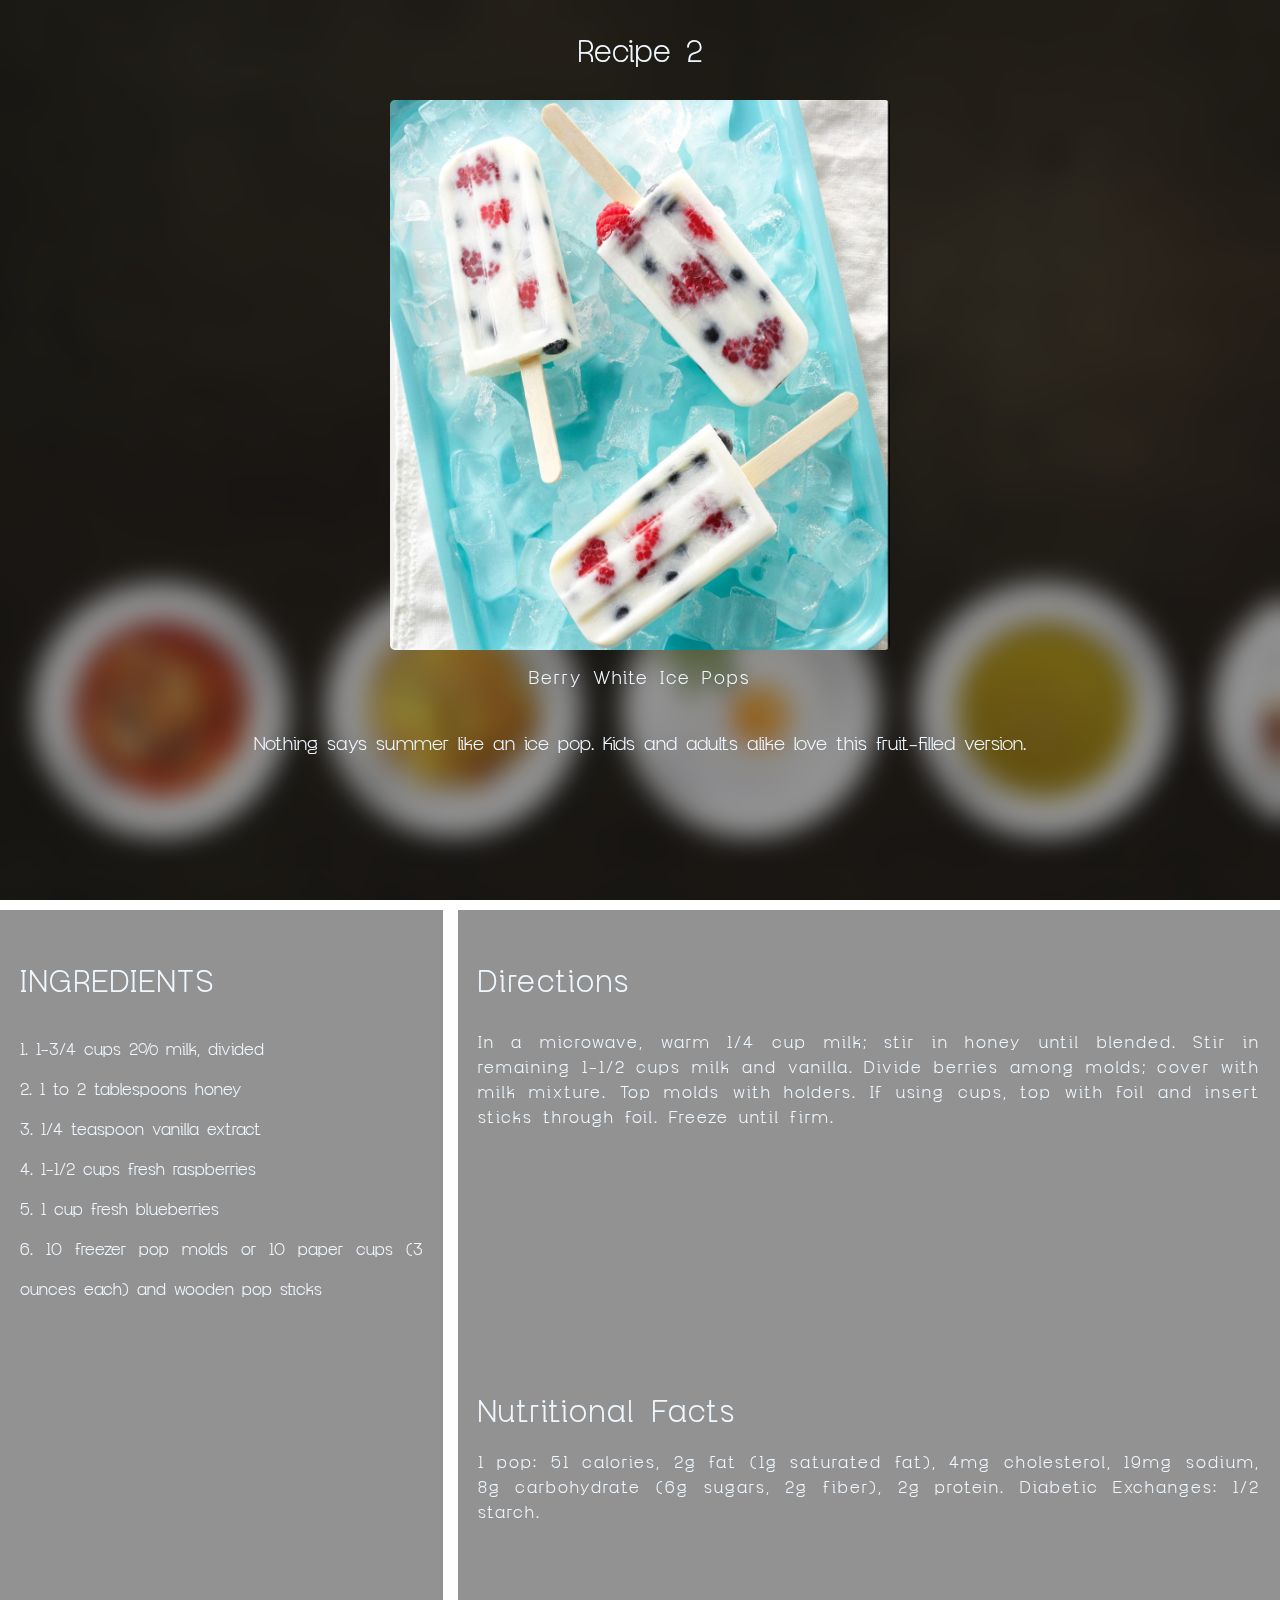
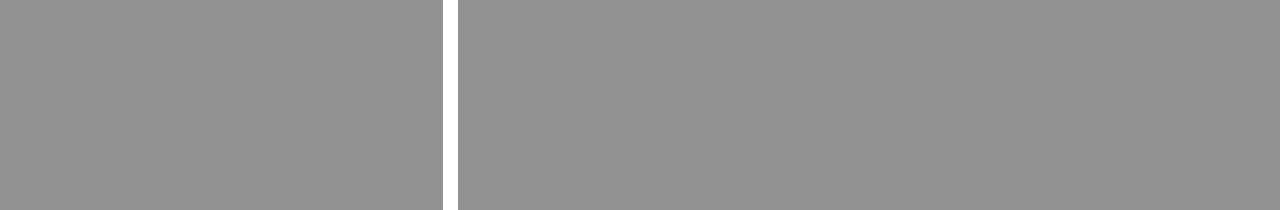
<file: Portfolio Page/Recipe/recipe2/recipe2.html>
<!DOCTYPE html>
<html lang="en">
<head>
    <meta charset="UTF-8">
    <meta http-equiv="X-UA-Compatible" content="IE=edge">
    <meta name="viewport" content="width=device-width, initial-scale=1.0">
    <link href="recipe2.css" type="text/css" rel="stylesheet">
    <title>Berry White Ice Pops</title>
</head>
<body>
    <div class="container1">
        <a>Recipe 2</a>
        <img src="../bwip.jpg">
        <p>Berry White Ice Pops</p>
        <span>Nothing says summer like an ice pop. Kids and adults alike love this fruit-filled version.</span>
    </div>

    <div class="container2">
        <div class="ing">
            <span>INGREDIENTS</span>
            <p>
                1. 1-3/4 cups 2% milk, divided<br>
                2. 1 to 2 tablespoons honey<br>
                3. 1/4 teaspoon vanilla extract<br>
                4. 1-1/2 cups fresh raspberries<br>
                5. 1 cup fresh blueberries<br>
                6. 10 freezer pop molds or 10 paper cups (3 ounces each) and wooden pop sticks<br>
            </p>
        </div>
        <div class="rec">
            <span class="dir">Directions</span>
            <span class="direct">In a microwave, warm 1/4 cup milk; stir in honey until blended. Stir in remaining 1-1/2 cups milk and vanilla. Divide berries among molds; cover with milk mixture. Top molds with holders. If using cups, top with foil and insert sticks through foil. Freeze until firm.</span>

            <span class="nutr">Nutritional Facts</span>
            <span class="nutritions">1 pop: 51 calories, 2g fat (1g saturated fat), 4mg cholesterol, 19mg sodium, 8g carbohydrate (6g sugars, 2g fiber), 2g protein. Diabetic Exchanges: 1/2 starch.</span>
            
        </div>

    </div>
    
</body>
</html>
</file>
<file: Portfolio Page/Dari/style.css>
*{
	margin: 0;
	padding: 0;
}

.body{
	background-color: #EBEDEE;
}

.header{
	height: 50px;
	width: 1879px;
	background-color: #FACA72;
	display: flex;
	font-family: 'Work Sans', sans-serif;
	color: white;
	position: relative;
	/*padding: 10px 0px;*/
}

.header_items{
	padding: 10px 50px;
}

.login_logo{
	padding-left: 50px;
	padding-top: 10px;
}

a{
	text-decoration: none;
	color: #5D7723;
}

a:hover{
	color: hotpink;
}

.store{
	padding-left: 230px;
}

h2{
	text-align: center;
	font-family: 'Bebas Neue', cursive;
	font-size: 100px;
	margin-top: 20px;

}

hr{
	height: 0px;
	width: 250px;
	color: black;
	margin-left: 815px;
}

.body{
	display: flex;
	margin-top: 14px;
	position: relative;
    z-index: 1;
}

.content{
	height: 700px;
	width: 500px;
	margin: 20px 20px;
	background-color: hotpink;
	display: inline-block; 
	border: 2px solid skyblue;

}

h3{
	font-family: 'Oxygen', sans-serif;
	text-align: center;
	margin: 23px 0px auto;
	text-decoration: underline;
	font-size: 20px;
}

img{
	margin: 35px 25px;
	height: 500px;
}

.learn{
	text-decoration: underline;
	color: white;
	padding: 0 140px;
	font-size: 25px;
}

.hover{
	text-decoration: none;
}

.content:hover{
	background-color: white;
	color: skyblue;
	transition: 1s ease;

}
</file>
<file: Portfolio Page/Recipe/style.css>
* {
    margin: 0;
    padding: 0;
}

@font-face {
    font-family: codename;
    src: url(fonts/Codename\ Fx\ Light.otf);
}

@font-face {
    font-family: neueleiden;
    src: url(fonts/NeueLeiden-Light.ttf);
}

body{
    background-image: url(back2.jpg);
    background-repeat: no-repeat;
    background-size: cover;
    background-attachment: fixed;
}

.small_dev{
    display: none;
}

.container1{
    height: 100vh;
    display: flex;
}

.tsy{
    color: aliceblue;
    font-size: 6em;
    position: absolute;
    top: 200px;
    left: 150px;
    font-family: neueleiden;
    letter-spacing: 1px;
}

.tr{
    color: aliceblue;
    font-size: 3em;
    position: absolute;
    top: 350px;
    left: 160px;
    font-family: neueleiden;
    letter-spacing: 1px;
}

.container1 button{
    background-color: transparent;
    color: aliceblue;
    border: 3px solid aliceblue;
    font-size: 2em;
    font-family: codename;
    letter-spacing: 1px;
    padding: 30px;
    position: absolute;
    top: 470px;
    left: 170px;
}

.container1 button:hover{
    padding: 35px;
    margin-top: -5px;
    cursor: pointer;
    transition:0.5s ;
}

#container2{
    display: flex;
    height: 100vh;
    margin-top: 20px;
    background: rgba( 255, 255, 255, 0.05 );
    backdrop-filter: blur(13.5px);
    -webkit-backdrop-filter: blur(13.5px);
}

#container2 .img{
    width: 50%;
    height: 100vh;
}

#container2 .img img{
    width: 100%;
    height: 100%;
}

#container2 .desc{
    width: 50%;
    height: 100vh;
}

#container2 .desc h6{
    color: aliceblue;
    font-family: neueleiden;
    font-size: 1.5em;
    position: absolute;
    top: 150px;
    left: 56%;
    letter-spacing: 4px;
}

#container2 .desc P{
    color: aliceblue;
    font-family: neueleiden;
    font-size: 3.5em;
    position: absolute;
    top: 220px;
    left: 56%;
    letter-spacing: 6px;
}

#container2 .desc .innerdesc{
    font-size: 1.5em;
    top: 490px;
    left: 56%;
    margin-right: 80px;
}

#container2 .desc button{
    background-color: #000000ab;
    color: aliceblue;
    border: 3px solid aliceblue;
    font-size: 2em;
    font-family: codename;
    letter-spacing: 1px;
    padding: 30px;
    position: absolute;
    top: 700px;
    left: 56%;
}
    
#container2 button:hover{
    padding: 35px;
    margin-top: -5px;
    cursor: pointer;
    transition:0.5s ;
}

.container3{
    display: flex;
    height: 100vh;
    margin-top: 20px;
    background: rgba( 255, 255, 255, 0.05 );
    backdrop-filter: blur( 13.5px );
    -webkit-backdrop-filter: blur( 13.5px );
}

.container3 .desc{
    width: 50%;
    height: 100vh;
}

.container3 .desc h6{
    color: aliceblue;
    font-family: neueleiden;
    font-size: 1.5em;
    position: absolute;
    top: 250px;
    left: 29%;
    letter-spacing: 4px;
    text-align: right;
}

.container3 .desc p{
    color: aliceblue;
    font-family: neueleiden;
    font-size: 3.5em;
    position: absolute;
    top: 320px;
    left: 6%;
    letter-spacing: 6px;
    text-align: right;
}

.container3 .desc .innerdesc{
    font-size: 1.5em;
    top: 530px;
    /* left: %; */
    margin-right: 80px;
    text-align: right;
}

.container3 .desc button{
    background-color: #000000ab;
    color: aliceblue;
    border: 3px solid aliceblue;
    font-size: 2em;
    font-family: codename;
    letter-spacing: 1px;
    padding: 30px;
    position: absolute;
    top: 720px;
    left: 20%;
    
}
    
.container3 button:hover{
    padding: 35px;
    margin-top: -5px;
    cursor: pointer;
    transition:0.5s ;
}

.container3 .img{
    width: 50%;
    height: 100vh;
}

.container3 .img img{
    width: 100%;
    height: 100%;
}

.container4{
    display: flex;
    height: 100vh;
    margin-top: 20px;
    background: rgba( 255, 255, 255, 0.05 );
    backdrop-filter: blur( 13.5px );
    -webkit-backdrop-filter: blur( 13.5px );
}

.container4 .img{
    width: 50%;
    height: 100vh;
}

.container4 .img img{
    width: 100%;
    height: 100%;
}

.container4 .desc{
    width: 50%;
    height: 100vh;
    align-items: flex-end;
}

.container4 .desc h6{
    color: aliceblue;
    font-family: neueleiden;
    font-size: 1.5em;
    position: absolute;
    top: 150px;
    left: 56%;
    letter-spacing: 4px;
}

.container4 .desc P{
    color: aliceblue;
    font-family: neueleiden;
    font-size: 3.5em;
    position: absolute;
    top: 220px;
    left: 56%;
    letter-spacing: 6px;
}

.container4 .desc .innerdesc{
    font-size: 1.5em;
    top: 420px;
    left: 56%;
    margin-right: 80px;
}

.container4 .desc button{
    background-color: #000000ab;
    color: aliceblue;
    border: 3px solid aliceblue;
    font-size: 2em;
    font-family: codename;
    letter-spacing: 1px;
    padding: 30px;
    position: absolute;
    top: 700px;
    left: 56%;
}
    
.container4 button:hover{
    padding: 35px;
    margin-top: -5px;
    cursor: pointer;
    transition:0.5s ;
}

.container5{
    display: flex;
    height: 100vh;
    margin-top: 20px;
    background: rgba( 255, 255, 255, 0.05 );
    backdrop-filter: blur( 13.5px );
    -webkit-backdrop-filter: blur( 13.5px );
}

.container5 .desc{
    width: 50%;
    height: 100vh;
}

.container5 .desc h6{
    color: aliceblue;
    font-family: neueleiden;
    font-size: 1.5em;
    position: absolute;
    top: 150px;
    left: 29%;
    letter-spacing: 4px;
    text-align: right;
}

.container5 .desc P{
    color: aliceblue;
    font-family: neueleiden;
    font-size: 3.5em;
    position: absolute;
    top: 220px;
    left: 13%;
    letter-spacing: 6px;
    text-align: right;
}

.container5 .desc .innerdesc{
    font-size: 1.5em;
    top: 430px;
    left: 0%;
    margin-left: 80px;
    text-align: right;
}

.container5 .desc button{
    background-color: #000000ab;
    color: aliceblue;
    border: 3px solid aliceblue;
    font-size: 2em;
    font-family: codename;
    letter-spacing: 1px;
    padding: 30px;
    position: absolute;
    top: 720px;
    left: 20%;
    
}
    
.container5 button:hover{
    padding: 35px;
    margin-top: -5px;
    cursor: pointer;
    transition:0.5s ;
}

.container5 .img{
    width: 50%;
    height: 100vh;
}

.container5 .img img{
    width: 100%;
    height: 100%;
}

.container6{
    display: flex;
    height: 100vh;
    margin-top: 20px;
    background: rgba( 255, 255, 255, 0.05 );
    backdrop-filter: blur( 13.5px );
    -webkit-backdrop-filter: blur( 13.5px );
}

.container6 .img{
    width: 50%;
    height: 100vh;
}

.container6 .img img{
    width: 100%;
    height: 100%;
}

.container6 .desc{
    width: 50%;
    height: 100vh;
    align-items: flex-end;
}

.container6 .desc h6{
    color: aliceblue;
    font-family: neueleiden;
    font-size: 1.5em;
    position: absolute;
    top: 150px;
    left: 56%;
    letter-spacing: 4px;
}

.container6 .desc P{
    color: aliceblue;
    font-family: neueleiden;
    font-size: 3.5em;
    position: absolute;
    top: 220px;
    left: 56%;
    letter-spacing: 6px;
}

.container6 .desc .innerdesc{
    font-size: 1.5em;
    top: 420px;
    left: 56%;
    margin-right: 80px;
}

.container6 .desc button{
    background-color: #000000ab;
    color: aliceblue;
    border: 3px solid aliceblue;
    font-size: 2em;
    font-family: codename;
    letter-spacing: 1px;
    padding: 30px;
    position: absolute;
    top: 720px;
    left: 56%;
}
    
.container6 button:hover{
    padding: 35px;
    margin-top: -5px;
    cursor: pointer;
    transition:0.5s ;
}

.container7 {
    margin-top: 10px;
    width: 100%;
    height: 100vh;
    background: rgba( 255, 255, 255, 0.05 );
    backdrop-filter: blur(5px);
    -webkit-backdrop-filter: blur( 5px );
}

.container7 .thanks{
    position: relative;
    top: 150px;
    left: 100px;
    color: aliceblue;
    font-size: 4em;
    font-family: neueleiden;
    letter-spacing: 2px;
}

.container7 .dcos{
    position: relative;
    top: 250px;
    left: -300px;
    color: aliceblue;
    font-size: 2em;
    font-family: neueleiden;
    letter-spacing: 2px;
}

.container7 .socials{
    display: flex;
    position: relative;
    top: 300px;
    left: 100px;
    width: 500px;
} 

.container7 .socials button{
    color: aliceblue;
    border: 2px solid aliceblue;
    backdrop-filter: blur(13.5px);
    -webkit-backdrop-filter: blur(13.5px);
    background: rgba(65, 64, 64, 0.651);
    height: 80px;
    width: 80px;
    /* margin-left: 20px; */
    font-size: 1.5em;
    cursor: pointer;
}



.container7 .socials div a{
    color: aliceblue;
    font-weight: 100;

}

@media (min-width: 999px) and (max-width: 1540px) {
    .tsy{
        font-size: 5em;
    }

    .container3 .desc p{
        left: 1%;
        font-size: 3em;
    }

    .container5 .desc p{
        left: 6%;
        font-size: 3em;
    }

    .innerdesc{
        display: none;
    }
    
}

@media (min-width: 767px) and (max-width: 998px){
    .tsy{
        font-size: 3.5em;
    }
    .tr{
        font-size: 2.5em;
    }

    .container .desc p{
        font-size: 2em;
    }
    .container .desc .innerdesc{
        display: none;
    }

    .container .desc button{
        font-size: 1.5em;
        padding: 20px;
    }
}

@media (max-width: 766px){
    .container1{
        justify-content: center;
        text-align: center;
        margin: 0 100px;
    }

    .tsy{
        font-size: 60px;
        top: 180px;
        left: auto;
    }
    .tr{
        font-size: 30px;
        left: auto;
        font-size: 40px;
        top: 375px;
    }

    .container1 a{
        display: flex;
        left: auto;
        text-align: center;
        justify-content: center;
    }

    .container1 a button{
        top: 485px;
        font-size: 1.25em;
    }
    #container2{
        display: none;
    }

    .container2, .container3, .container4, .container5, .container6{
        display: none;
    }

    .small_dev{
        display: block;
        height: 100vh;
    }

    .small_dev .small_img{
        background-image: url('bgcgp.jpg');
        background-size: cover;
        background-position: center center;
        height: 50vh;
    }

    .small_desc{
        display: flex;
        height: 50vh;
        margin-top:0px;
        background: rgba( 255, 255, 255, 0.05 );
        backdrop-filter: blur(20.5px);
        -webkit-backdrop-filter: blur(20.5px);
        justify-content: center;
    }

    .small_desc h6{
        color: aliceblue;
        font-family: neueleiden;
        font-size: 1.5em;
        position: absolute;
        top: 10px;
        letter-spacing: 4px;
        margin: 0 120px;
    }

    .small_desc p{
        /* color: #100c0c; */
        color: aliceblue;
        font-family: neueleiden;
        font-size: 20px;
        /* font-weight: 900; */
        position: absolute;
        top: 50px;
        letter-spacing: 6px;
        margin: 0 50px;
        text-align: center;
    }

    .small_desc .small_innerdesc{
        font-size: 22px;
        top: 130px;
    }

    .small_desc a button{
        background-color: #000000ab;
        color: aliceblue;
        border: 3px solid aliceblue;
        font-size: 1em;
        font-family: codename;
        padding: 20px;
        position: absolute;
        top: 385px;
        left: 37%;
    }

    .small_dev .smallimg2{
        background-image: url('bwip.jpg');
    }

    .small_dev .smallimg3{
        background-image: url('cbs.jpg');
    }

    .small_dev .smallimg4{
        background-image: url('cpcp.jpg');
    }

    .small_dev .smallimg5{
        background-image: url('srws.jpg');
    }

    .container7 .dcos{
        width: 100%;
        font-size: 2em;
        left: 100px;
        margin: 0;
        display: block;
    }

    .container7 .socials{
        top: 350px;
    }

}
</file>
<file: Portfolio Page/Watch/style.css>
*{
	margin: 0;
	padding: 0;
	box-sizing: border-box;
}

@font-face{
	font-family: lux;
	src: url(font.ttf);
}

body{
	background-color: black;

	/* overflow-x: hidden;
	overflow-y: hidden; */
}

.header{
	display: flex;
	width: 100%;
	height: 100px;
	background-color: #000000;
	color: #d6d6d6;
	text-align: center;
	position: fixed;
	z-index: 9999;
}


.header_items{
	text-align: center;
	padding: 40px 25px;
	font-family: arial;
	font-size: 21px;
	text-decoration: none;
	text-align: center;
}

.first{
	margin-left: 425px;
}

.logo{
	font-size: 17px;
}



.header a{
	text-decoration: none;
	color: #d6d6d6;
}

.header a:hover{
	color: wheat;
	transition: 0.2s;

}

.search{
	margin-left: 200px;
}


.pg1{
	background-color: black;
	position: relative;
	color: white;
	height: 90vh;
}

.para{
	font-family: 'Source Serif Pro', serif;
	position: absolute;
	font-size: 48px;
	top: 350px;
	left: 50px;
	/*display: none;*/
	z-index: 999;

}

.analogue{
	height: 89vh; 
	width: 570px; 
	position: absolute;
}

.mid{
	height: 45vh;
	width: 570px;
	/*position: absolute;	*/

	justify-content: center;

}

.middle{
	height: 45vh;
	width: 570px;
	filter: grayscale(1);
	-webkit-transition: 0.4s ease;
  	transition: 0.4s ease;
}

.middle:hover{
	filter: grayscale(0);
	transition: 1.5s;
	-webkit-transform: scale(2);
	transform: scale(1.2);
}


.category{
	position: absolute;
	font-size: 100px;
	top: 20px;
	left: 10px;
	color: floralwhite;
	font-family: lux;
	font-weight: 100;
	display: inline-block;
	pointer-events:none;
}

.category::after {
  content: '';
  position: absolute;
  width: 100%;
  transform: scaleX(0);
  height: 2px;
  bottom: 0;
  left: 0;
  background-color: floralwhite;
  transform-origin: bottom right;
  transition: transform 0.25s ease-out;
}

.middle:hover + .category::after{
  transform: scaleX(1);
  transform-origin: bottom left;
 }


.analog{
	height: 89vh;
	width: 570px;
	filter: grayscale(1);
	-webkit-transition: 0.4s ease;
  	transition: 0.4s ease;
}

.analog:hover{
	filter: grayscale(0);
	transition: 1.5s;
	-webkit-transform: scale(2);
	transform: scale(1.2);
}

.analog:hover + .category::after{
  transform: scaleX(1);
  transform-origin: bottom left;
 }

.zoom{
	position: relative;
	height: 89vh;
	width: 570px;
	overflow: hidden;
}

.zoom_middle{
	position: relative;
	height: 44.5vh;
	width: 570px;
	overflow: hidden;
}

#categories{
	display: flex;
}



.new{
	display: flex;
	flex-direction: column;
}

.new > .zoom > .up,.down{
	height: 44.5vh;
	width: 100%;
}
</file>
<file: Portfolio Page/ARTyres/CEAT/style.css>
*{
    margin: 0;
    padding: 0;
    box-sizing: border-box;
}

@charset "UTF-8";

@import url(https://fonts.googleapis.com/css?family=Open+Sans:300,400,700);

body{
    background-color: wheat;
}

.navbar{
    width: 100%;
    height: 8em;
    text-align: center;
    margin-top: 20px;
}

.arlogo{
    height: 80%;
    filter: invert(1);
}


.heading{
    text-align: center;
    font-size: 2em;
    font-family: sans-serif;
}

.container th h1{
    font-size: 1.2em;
    color: whitesmoke;
}
.container td {
    font-weight: normal;
    font-size: 1em;
    -webkit-box-shadow: 0 2px 2px -2px #0E1119;
    -moz-box-shadow: 0 2px 2px -2px #0E1119;
    box-shadow: 0 2px 2px -2px #0E1119;
}

.container {
    text-align: left;
    overflow: hidden;
    width: 80%;
    margin: 0 auto;
    display: table;
    padding: 0 0 8em 0;
}

.container td, .container th {
    padding-bottom: 2%;
    padding-top: 2%;
    padding-left:2%;  
}

.container tr:nth-child(odd) {
    background-color: #323C50;
}

.container tr:nth-child(even) {
    background-color: #2C3446;
}

.container th {
    background-color: #1F2739;
}

.container td{
    padding:15px;
    color: whitesmoke;
}

.container td:first-child {
    color: #FB667A;
}

.container td:nth-child(1){
    width: 10em;
}

.container td:nth-child(2){
    width: 6em;
}

.container td:nth-child(3){
    width: 10em;
}

.container td:nth-child(4){
    width: 10em;
}

.container td:nth-child(5){
    width: 10em;
}
.container tr:hover {
    background-color: #464A52;
    -webkit-box-shadow: 0 6px 6px -6px #0E1119;
    -moz-box-shadow: 0 6px 6px -6px #0E1119;
    box-shadow: 0 6px 6px -6px #0E1119;
}

.container td:hover {
    background-color: #FFF842;
    color: #403E10;
    font-weight: bold;
    box-shadow: #7F7C21 -1px 1px, #7F7C21 -2px 2px, #7F7C21 -3px 3px, #7F7C21 -4px 4px, #7F7C21 -5px 5px, #7F7C21 -6px 6px;
    transform: translate3d(6px, -6px, 0);
    transition-delay: 0s;
    transition-duration: 0.4s;
    transition-property: all;
    transition-timing-function: line;
}

@media (max-width: 800px) {
    .container td:nth-child(4),
    .container th:nth-child(4) {
        display: none;
    }
}
</file>
<file: Portfolio Page/ARTyres/Goodyear/style.css>
*{
    margin: 0;
    padding: 0;
    box-sizing: border-box;
}

body{
    background-color: wheat;
}

.navbar{
    width: 100%;
    height: 8em;
    text-align: center;
    margin-top: 20px;
}

.arlogo{
    height: 80%;
    filter: invert(1);
}

.heading{
    text-align: center;
    font-size: 2em;
    font-family: sans-serif;
}

.images{
    height: 16em;
    display: flex;
    justify-content: center;
    margin-bottom: 3em;
}

.images img{
    margin: 20px;
    height: 15em;
}
</file>
<file: Portfolio Page/Recipe/recipe1/recipe1.css>
*{
    margin: 0;
    padding: 0;
}

@font-face {
    font-family: codename;
    src: url(../fonts/Codename\ Fx\ Light.otf);
}

@font-face {
    font-family: neueleiden;
    src: url(../fonts/NeueLeiden-Light.ttf);
}

body{
    background-image: url(../back2.jpg);
    background-repeat: no-repeat;
    background-size: cover;
    background-attachment: fixed;
}

.container1{
    background: rgba(32, 32, 32, 0.49);
    backdrop-filter: blur(13.5px);
    -webkit-backdrop-filter: blur(13.5px);
    height: 100vh;
    display: flex;
    justify-content: center;
}

.container1 a{
    color: aliceblue;
    font-family: neueleiden;
    top: 30px;
    position: absolute;
    font-size: 2em;
}

.container1 img{
    height: 550px;
    width: 460px;
    position: absolute;
    top: 100px;
    border-radius: 5px;
}

.container1 p{
    color: aliceblue;
    position: absolute;
    top: 665px;
    font-size: 1.2em;
    font-family: neueleiden;
    letter-spacing: 2px;
}

.container1 span{
    position: absolute;
    top: 730px;
    font-family: neueleiden;
    margin: 0 100px;
    font-size: 2em;
    color: aliceblue;
}

.container2{
    height: 100vh;
    margin-top: 10px;
    display: flex;
}

.ing{
    width: 35%;
    background: rgba(32, 32, 32, 0.49);
    backdrop-filter: blur(13.5px);
    -webkit-backdrop-filter: blur(13.5px);
}

.ing span{
    color: aliceblue;
    font-family: neueleiden;
    font-size: 4em;
    letter-spacing: 2px;
    position: absolute;
    top: 200px;
    left: 50px;
}

.ing p{
    color: aliceblue;
    position: absolute;
    top: 320px;
    left: 50px;
    font-family: neueleiden;
    font-size: 1.5em;
    line-height: 40px;
}

.rec{
    width: 65%;
    margin-left: 0.5%;
    background: rgba(32, 32, 32, 0.49);
    backdrop-filter: blur(13.5px);
    -webkit-backdrop-filter: blur(13.5px);
}

.rec .dir{
    color: aliceblue;
    font-family: neueleiden;
    font-size: 4em;
    letter-spacing: 2px;
    position: absolute;
    top: 100px;
    left: 100px;

}

.rec .direct{
    color: aliceblue;
    font-family: neueleiden;
    font-size: 2em;
    letter-spacing: 2px;
    position: absolute;
    top: 200px;
    left: 100px;
    margin-right: 100px;
}

.rec .nutr{
    color: aliceblue;
    font-family: neueleiden;
    font-size: 4em;
    letter-spacing: 2px;
    position: absolute;
    top: 550px;
    left: 100px;
    margin-right: 100px;
}

.rec .nutritions{
    color: aliceblue;
    font-family: neueleiden;
    font-size: 2em;
    letter-spacing: 2px;
    position: absolute;
    top: 650px;
    left: 100px;
    margin-right: 100px;
}

@media (max-width: 673px){
    .container1 span{
        font-size: 1.25em;
        margin: 0 20px;
        text-align: center;
    }
    
    .container2 .ing span{
        font-size: 1.25em;
        left: 10px;
        top: 100px;
        text-align: center;
    }

    .container2 .ing p{
        top: 170px;
        left: 10px;
        font-size: 1.1em;
        margin-right: 10px;
    }

    .container2 .rec{
        margin-left: 10px;
    }

    .container2 .rec .dir{
        left: 10px;
        top: 100px;
        font-size: 1.25em;
    }

    .container2 .rec .direct{
        left: 10px;
        top: 170px;
        font-size: 1.1em;
        text-align: justify;
        margin-right: 10px;
    }

    .container2 .rec .nutr{
        left: 10px;
        font-size: 1.25em;
        text-align: center;
        margin-right: 10px;
        top: 550px;
    }

    .container2 .rec .nutritions{
        left: 10px;
        font-size: 1.1em;
        text-align: justify;
        margin-right: 10px;
        top: 600px;
    }
}

@media(min-width:674px) and (max-width: 1650px){

    .container1 span{
        font-size: 1.25em;
        text-align: justify;
    }
    .container2 .ing span{
        font-size: 2em;
        left: 20px;
        top: 50px;
    }

    .container2 .ing p{
        font-size: 1.1em;
        left: 20px;
        top: 120px;
        text-align: justify;
        margin-right: 20px;
    }

    .container2 .rec{
        margin-left: 15px;
    }

    .container2 .rec .dir{
        font-size: 2em;
        left: 20px;
        top: 50px;
    }

    .container2 .rec .direct{
        font-size: 1.1em;
        left: 20px;
        margin-right: 20px;
        text-align: justify;
        top: 120px;
    }

    .container2 .rec .nutr{
        font-size: 2em;
        left: 20px;
        top: 480px;
    }

    .container2 .rec .nutritions{
        font-size: 1.1em;
        left: 20px;
        margin-right: 20px;
        top: 540px;
        text-align: justify;
    }
}
</file>
<file: Portfolio Page/Recipe/recipe2/recipe2.css>
*{
    margin: 0;
    padding: 0;
}

@font-face {
    font-family: codename;
    src: url(../fonts/Codename\ Fx\ Light.otf);
}

@font-face {
    font-family: neueleiden;
    src: url(../fonts/NeueLeiden-Light.ttf);
}

body{
    background-image: url(../back2.jpg);
    background-repeat: no-repeat;
    background-size: cover;
    background-attachment: fixed;
}

.container1{
    background: rgba(32, 32, 32, 0.49);
    backdrop-filter: blur(13.5px);
    -webkit-backdrop-filter: blur(13.5px);
    height: 100vh;
    display: flex;
    justify-content: center;
}

.container1 a{
    color: aliceblue;
    font-family: neueleiden;
    top: 30px;
    position: absolute;
    font-size: 2em;
}

.container1 img{
    height: 550px;
    width: 500px;
    position: absolute;
    top: 100px;
    border-radius: 5px;
}

.container1 p{
    color: aliceblue;
    position: absolute;
    top: 665px;
    font-size: 1.2em;
    font-family: neueleiden;
    letter-spacing: 2px;
}

.container1 span{
    position: absolute;
    top: 730px;
    font-family: neueleiden;
    margin: 0 100px;
    font-size: 2em;
    color: aliceblue;
}

.container2{
    height: 100vh;
    margin-top: 10px;
    display: flex;
}

.ing{
    width: 35%;
    background: rgba(32, 32, 32, 0.49);
    backdrop-filter: blur(13.5px);
    -webkit-backdrop-filter: blur(13.5px);
}

.ing span{
    color: aliceblue;
    font-family: neueleiden;
    font-size: 4em;
    letter-spacing: 2px;
    position: absolute;
    top: 200px;
    left: 50px;
}

.ing p{
    color: aliceblue;
    position: absolute;
    top: 320px;
    left: 50px;
    font-family: neueleiden;
    font-size: 1.5em;
    line-height: 40px;
}

.rec{
    width: 65%;
    margin-left: 0.5%;
    background: rgba(32, 32, 32, 0.49);
    backdrop-filter: blur(13.5px);
    -webkit-backdrop-filter: blur(13.5px);
}

.rec .dir{
    color: aliceblue;
    font-family: neueleiden;
    font-size: 4em;
    letter-spacing: 2px;
    position: absolute;
    top: 100px;
    left: 100px;

}

.rec .direct{
    color: aliceblue;
    font-family: neueleiden;
    font-size: 2em;
    letter-spacing: 2px;
    position: absolute;
    top: 200px;
    left: 100px;
    margin-right: 100px;
}

.rec .nutr{
    color: aliceblue;
    font-family: neueleiden;
    font-size: 4em;
    letter-spacing: 2px;
    position: absolute;
    top: 600px;
    left: 100px;
    margin-right: 100px;
}

.rec .nutritions{
    color: aliceblue;
    font-family: neueleiden;
    font-size: 2em;
    letter-spacing: 2px;
    position: absolute;
    top: 700px;
    left: 100px;
    margin-right: 100px;
}

@media (max-width: 673px){
    .container1 span{
        font-size: 1.25em;
        margin: 0 20px;
        text-align: center;
    }
    
    .container2 .ing span{
        font-size: 1.25em;
        left: 10px;
        top: 100px;
        text-align: center;
    }

    .container2 .ing p{
        top: 170px;
        left: 10px;
        font-size: 1.1em;
        margin-right: 10px;
    }

    .container2 .rec{
        margin-left: 10px;
    }

    .container2 .rec .dir{
        left: 10px;
        top: 100px;
        font-size: 1.25em;
    }

    .container2 .rec .direct{
        left: 10px;
        top: 170px;
        font-size: 1.1em;
        text-align: justify;
        margin-right: 10px;
    }

    .container2 .rec .nutr{
        left: 10px;
        font-size: 1.25em;
        text-align: center;
        margin-right: 10px;
        top: 550px;
    }

    .container2 .rec .nutritions{
        left: 10px;
        font-size: 1.1em;
        text-align: justify;
        margin-right: 10px;
        top: 600px;
    }
}

@media(min-width:674px) and (max-width: 1650px){

    .container1 span{
        font-size: 1.25em;
        text-align: justify;
    }
    .container2 .ing span{
        font-size: 2em;
        left: 20px;
        top: 50px;
    }

    .container2 .ing p{
        font-size: 1.1em;
        left: 20px;
        top: 120px;
        text-align: justify;
        margin-right: 20px;
    }

    .container2 .rec{
        margin-left: 15px;
    }

    .container2 .rec .dir{
        font-size: 2em;
        left: 20px;
        top: 50px;
    }

    .container2 .rec .direct{
        font-size: 1.1em;
        left: 20px;
        margin-right: 20px;
        text-align: justify;
        top: 120px;
    }

    .container2 .rec .nutr{
        font-size: 2em;
        left: 20px;
        top: 480px;
    }

    .container2 .rec .nutritions{
        font-size: 1.1em;
        left: 20px;
        margin-right: 20px;
        top: 540px;
        text-align: justify;
    }
}
</file>
